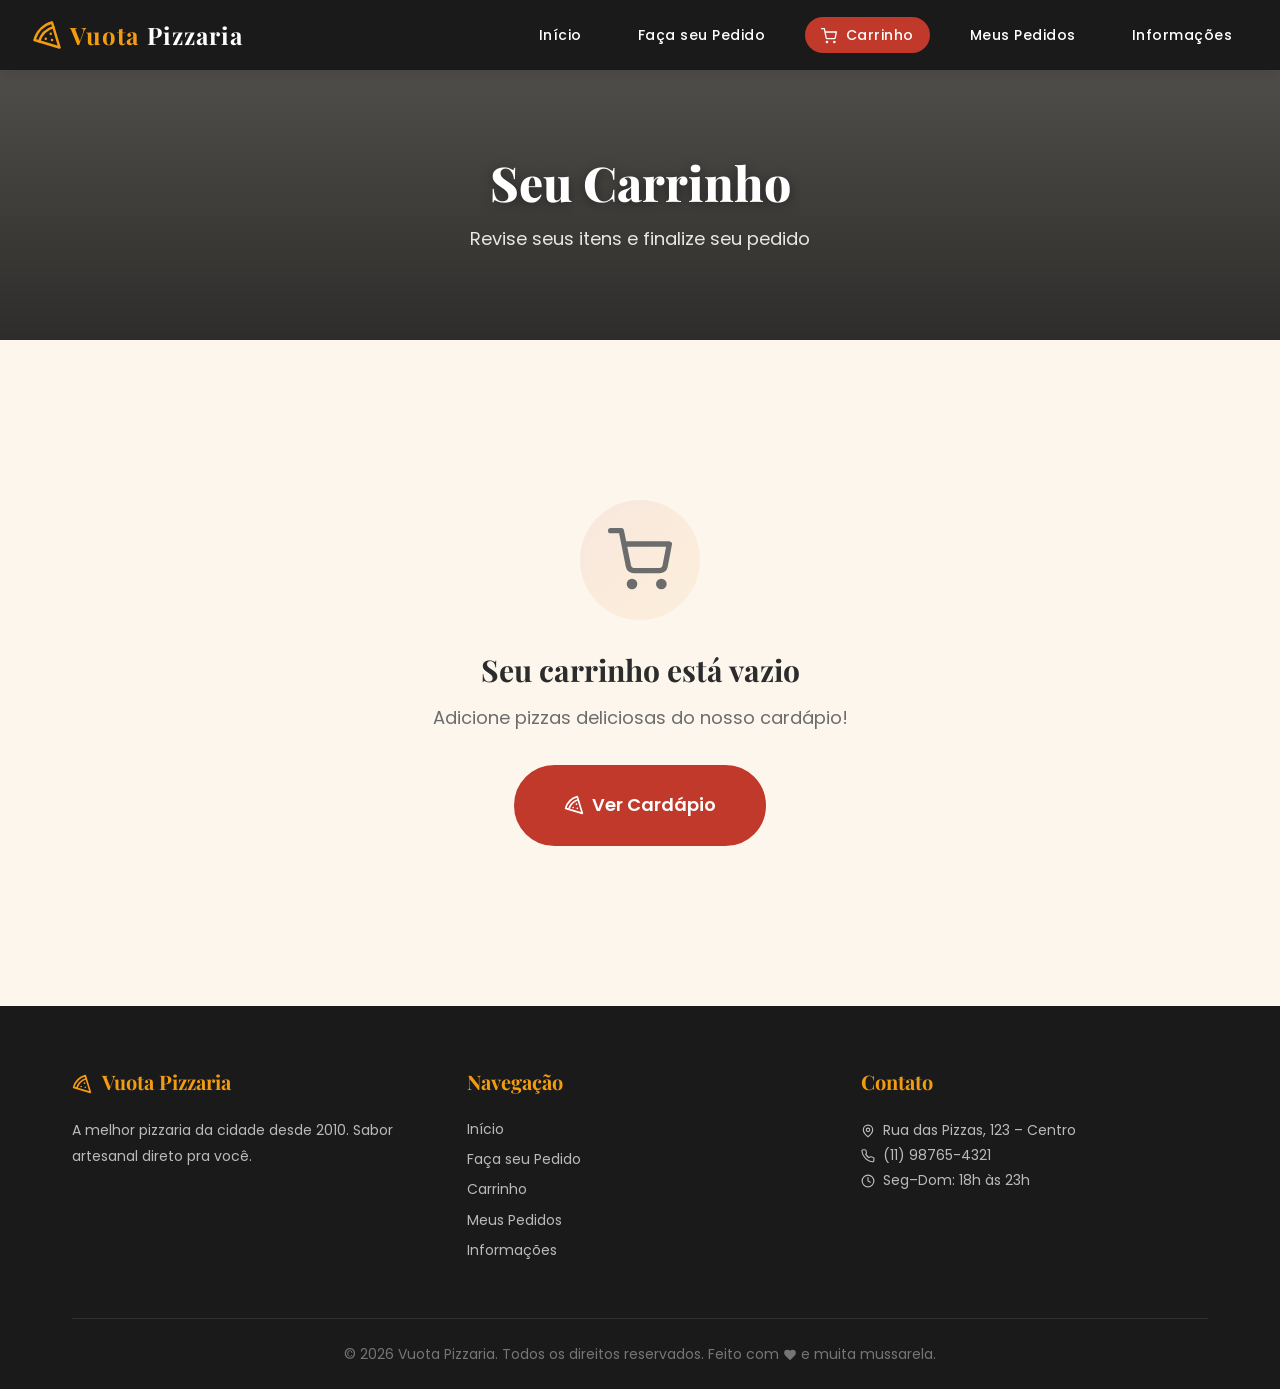
<file: carrinho.html>
<!doctype html>
<html lang="pt-BR">

<head>
  <meta charset="UTF-8" />
  <meta name="viewport" content="width=device-width, initial-scale=1.0" />
  <title>Carrinho – Vuota Pizzaria</title>

  <link rel="preconnect" href="https://fonts.googleapis.com" />
  <link rel="preconnect" href="https://fonts.gstatic.com" crossorigin />
  <link
    href="https://fonts.googleapis.com/css2?family=Playfair+Display:wght@600;700;800&family=Poppins:wght@400;500;600;700&display=swap"
    rel="stylesheet" />

  <link rel="stylesheet" href="styles.css" />
  <link rel="stylesheet" href="css/carrinho.css" />
</head>

<body>

  <!-- NAVBAR -->
  <nav class="navbar" id="navbar">
    <a href="index.html" class="navbar__logo">
      <svg class="navbar__logo-icon" width="30" height="30">
        <use href="icons.svg#icon-pizza" />
      </svg><span>Vuota</span>Pizzaria
    </a>

    <ul class="navbar__menu" id="navMenu">
      <li><a href="index.html" class="navbar__link">Início</a></li>
      <li><a href="cardapio.html" class="navbar__link">Faça seu Pedido</a></li>
      <li>
        <a href="carrinho.html" class="navbar__link active">
          <svg style="display:inline;vertical-align:middle;margin-right:4px" width="16" height="16">
            <use href="icons.svg#icon-shopping-cart" />
          </svg>
          Carrinho
          <span class="cart-badge" id="cartBadge">0</span>
        </a>
      </li>
      <li>
          <a href="./pedidos.html" class="navbar__link"
            >Meus Pedidos
            <span class="cart-badge orders-badge" id="ordersBadge">0</span></a
          >
        </li>
      <li><a href="informacoes.html" class="navbar__link">Informações</a></li>
    </ul>

    <button class="navbar__hamburger" id="hamburger" aria-label="Abrir menu">
      <span></span>
      <span></span>
      <span></span>
    </button>
  </nav>

  <!-- CONTEÚDO PRINCIPAL -->
  <main class="page-wrapper">

    <!-- HERO CARRINHO -->
    <section class="hero-cart">
      <div class="hero-cart__overlay"></div>
      <div class="hero-cart__content">
        <h1 class="hero-cart__title">Seu Carrinho</h1>
        <p class="hero-cart__subtitle">Revise seus itens e finalize seu pedido</p>
      </div>
    </section>

    <!-- CARRINHO -->
    <section class="cart-section">
      <div class="container">

        <!-- ESTADO VAZIO -->
        <div class="cart-empty" id="carrinhoEmpty" style="display:none">
          <div class="cart-empty__icon">
            <svg width="64" height="64">
              <use href="icons.svg#icon-shopping-cart" />
            </svg>
          </div>
          <h2 class="cart-empty__title">Seu carrinho está vazio</h2>
          <p class="cart-empty__text">Adicione pizzas deliciosas do nosso cardápio!</p>
          <a href="cardapio.html" class="btn btn--primary btn--lg">
            <svg width="20" height="20">
              <use href="icons.svg#icon-pizza" />
            </svg>
            Ver Cardápio
          </a>
        </div>

        <!-- CONTEÚDO DO CARRINHO -->
        <div class="carrinho-content" id="carrinhoContent" style="display:none">
          <div class="cart-layout">

            <!-- LISTA DE ITENS -->
            <div class="cart-items">
              <div class="cart-items__header">
                <h2 class="cart-items__title">Itens do Pedido</h2>
                <span class="cart-items__count" id="itemCount">0 itens</span>
              </div>
              <div class="cart-items__list" id="carrinhoList">
                <!-- Itens renderizados via JS -->
              </div>
            </div>

            <!-- SIDEBAR: RESUMO + ENDEREÇO -->
            <aside class="cart-sidebar">

              <!-- ENDEREÇO DE ENTREGA -->
              <div class="cart-address">
                <h3 class="cart-address__title">
                  <svg width="18" height="18">
                    <use href="icons.svg#icon-map-pin" />
                  </svg>
                  Endereço de Entrega
                </h3>
                <div class="form-group">
                  <label class="form-label" for="endRua">Rua</label>
                  <input type="text" id="endRua" class="form-input" placeholder="Ex: Rua das Flores" required />
                </div>
                <div class="cart-address__row">
                  <div class="form-group">
                    <label class="form-label" for="endNumero">Número</label>
                    <input type="text" id="endNumero" class="form-input" placeholder="123A" required />
                  </div>
                  <div class="form-group">
                    <label class="form-label" for="endBairro">Bairro</label>
                    <input type="text" id="endBairro" class="form-input" placeholder="Centro" required />
                  </div>
                </div>
                <div class="form-group">
                  <label class="form-label" for="endCep">CEP</label>
                  <input type="text" id="endCep" class="form-input" placeholder="00000-000" maxlength="9" required />
                </div>
              </div>

              <!-- RESUMO DO PEDIDO -->
              <div class="cart-summary">
                <h3 class="cart-summary__title">Resumo do Pedido</h3>
                <div class="cart-summary__lines" id="summaryLines">
                  <!-- Linhas do resumo via JS -->
                </div>
                <div class="cart-summary__total">
                  <span>Total</span>
                  <span id="summaryTotal">R$ 0,00</span>
                </div>
                <button class="btn btn--primary btn--lg w-full" id="finalizarBtn">
                  Finalizar Pedido
                </button>
                <a href="cardapio.html" class="btn btn--outline w-full mt-md">
                  <svg width="16" height="16">
                    <use href="icons.svg#icon-pizza" />
                  </svg>
                  Continuar Comprando
                </a>
              </div>

            </aside>
          </div>
        </div>

      </div>
    </section>

  </main>

  <!-- FOOTER -->
  <footer class="footer">
    <div class="container">
      <div class="footer__grid">
        <div>
          <h4 class="footer__title">
            <svg style="display:inline;vertical-align:middle;margin-right:6px" width="20" height="20">
              <use href="icons.svg#icon-pizza" />
            </svg>
            Vuota Pizzaria
          </h4>
          <p class="footer__text">A melhor pizzaria da cidade desde 2010. Sabor artesanal direto pra você.</p>
        </div>
        <div>
          <h4 class="footer__title">Navegação</h4>
          <a href="index.html" class="footer__link">Início</a>
          <a href="cardapio.html" class="footer__link">Faça seu Pedido</a>
          <a href="carrinho.html" class="footer__link">Carrinho</a>
          <a href="pedidos.html" class="footer__link">Meus Pedidos</a>
          <a href="informacoes.html" class="footer__link">Informações</a>
        </div>
        <div>
          <h4 class="footer__title">Contato</h4>
          <p class="footer__text">
            <svg style="display:inline;vertical-align:middle;margin-right:4px" width="14" height="14">
              <use href="icons.svg#icon-map-pin" />
            </svg>
            Rua das Pizzas, 123 – Centro<br />
            <svg style="display:inline;vertical-align:middle;margin-right:4px" width="14" height="14">
              <use href="icons.svg#icon-phone" />
            </svg>
            (11) 98765-4321<br />
            <svg style="display:inline;vertical-align:middle;margin-right:4px" width="14" height="14">
              <use href="icons.svg#icon-clock" />
            </svg>
            Seg–Dom: 18h às 23h
          </p>
        </div>
      </div>
      <div class="footer__bottom">
        <p>© 2026 Vuota Pizzaria. Todos os direitos reservados. Feito com
          <svg style="display:inline;vertical-align:middle" width="14" height="14">
            <use href="icons.svg#icon-heart-fill" />
          </svg>
          e muita mussarela.
        </p>
      </div>
    </div>
  </footer>

  <script src="app.js"></script>
  <script src="js/carrinho.js"></script>
</body>

</html>
</file>
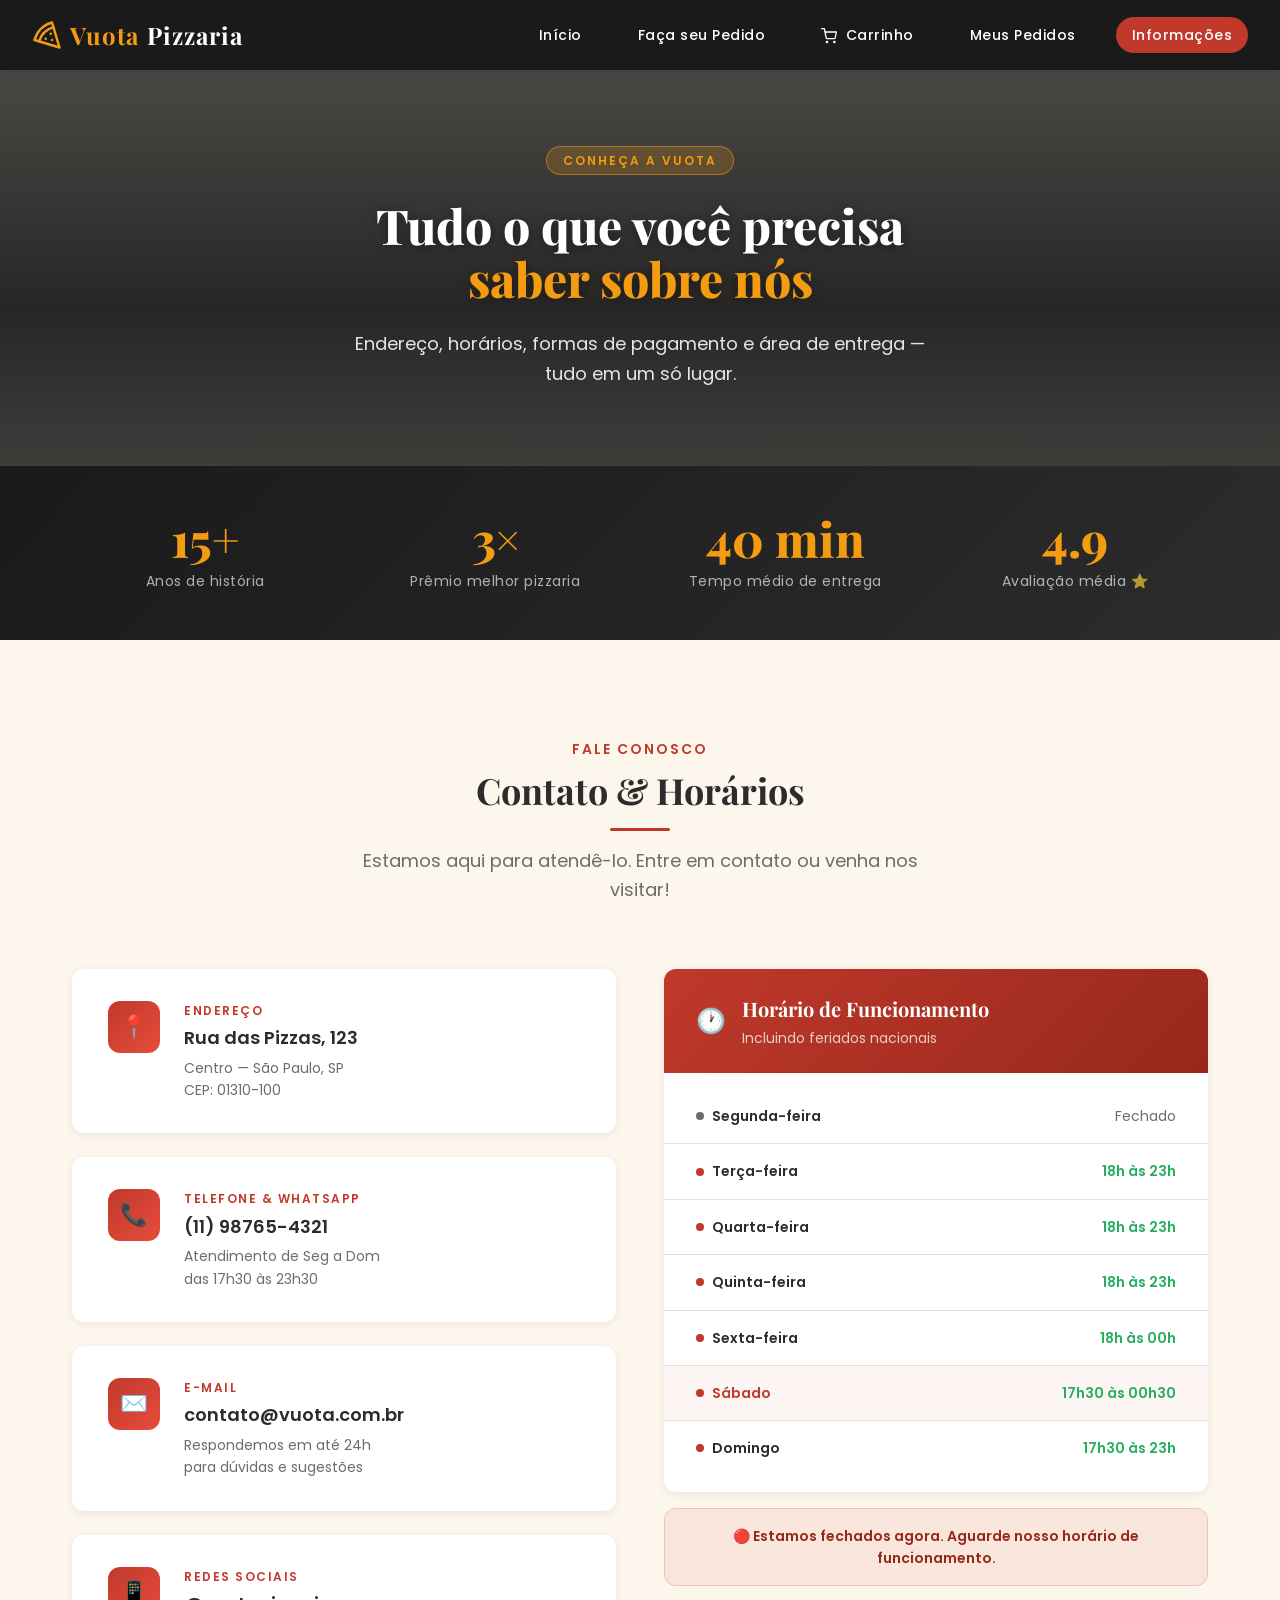
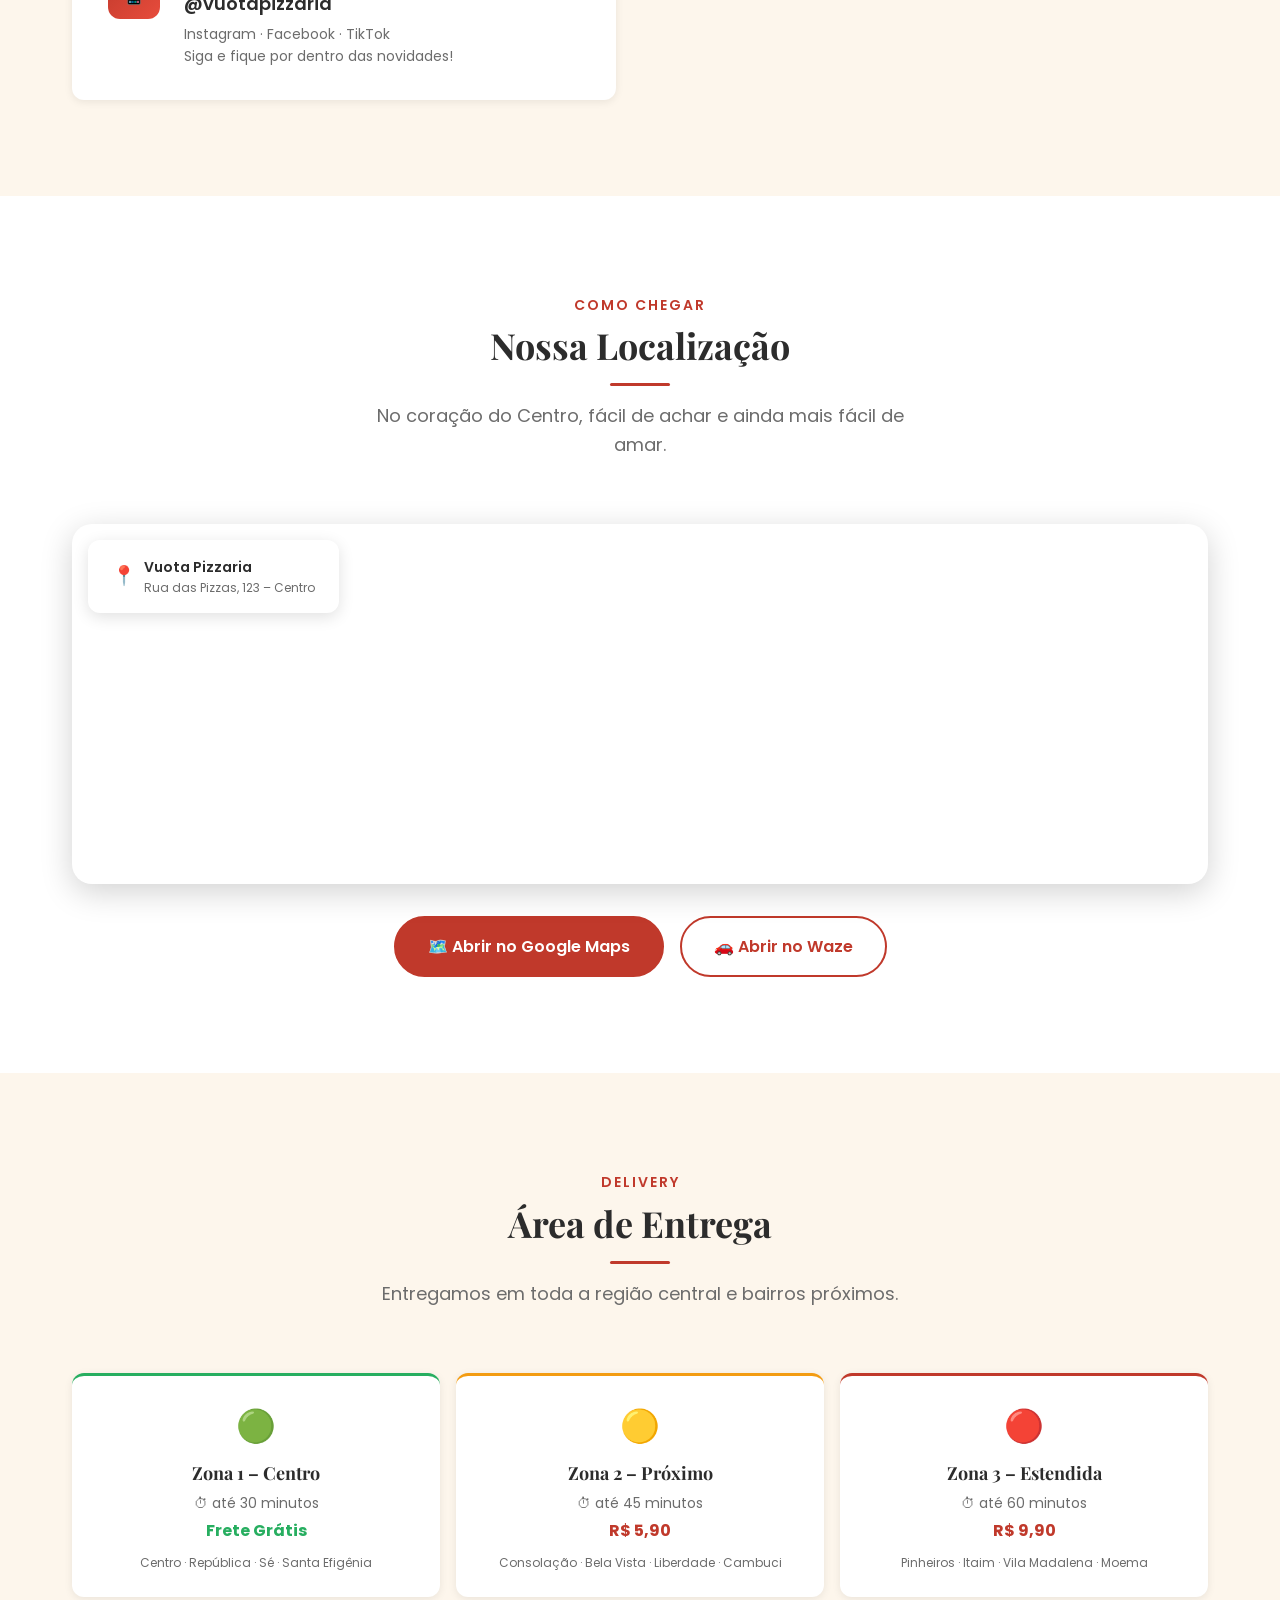
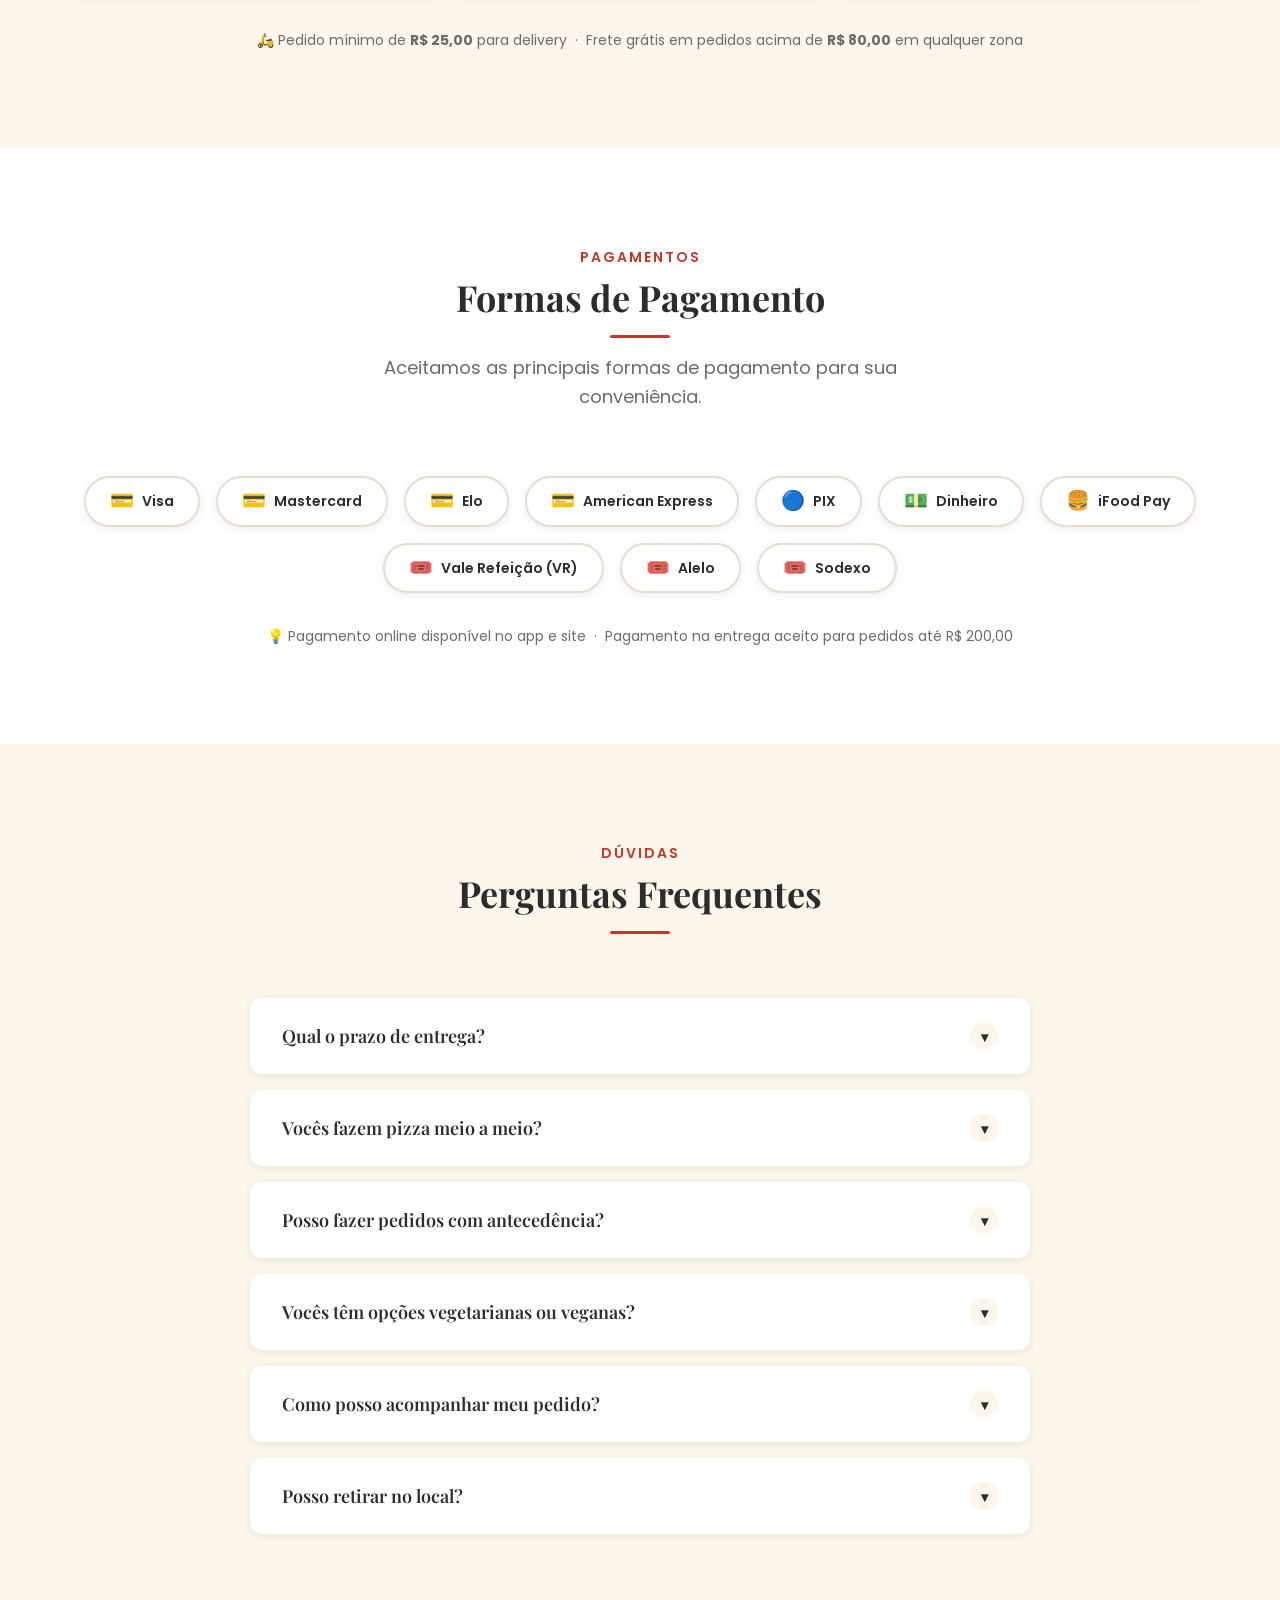
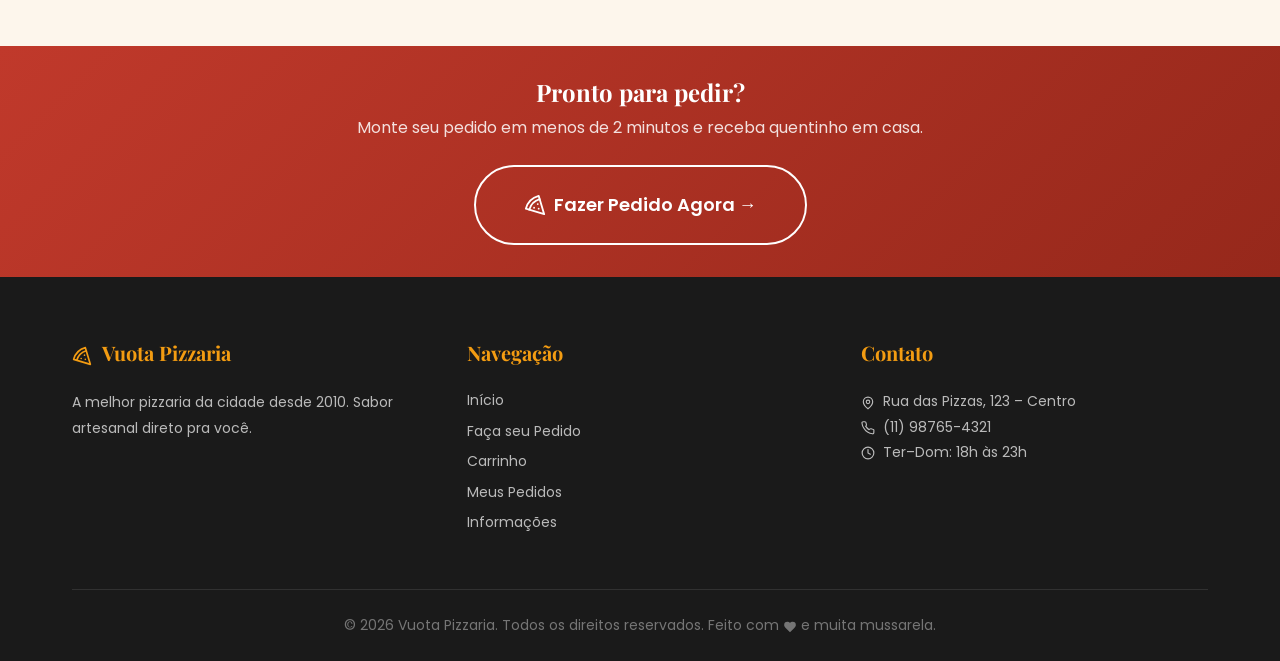
<file: informacoes.html>
<!doctype html>
<html lang="pt-BR">
  <head>
    <meta charset="UTF-8" />
    <meta name="viewport" content="width=device-width, initial-scale=1.0" />
    <title>Informações - Vuota Pizzaria</title>

    <link rel="preconnect" href="https://fonts.googleapis.com" />
    <link rel="preconnect" href="https://fonts.gstatic.com" crossorigin />
    <link
      href="https://fonts.googleapis.com/css2?family=Playfair+Display:wght@600;700;800&family=Poppins:wght@400;500;600;700&display=swap"
      rel="stylesheet"
    />

    <link rel="stylesheet" href="./styles.css" />
    <link rel="stylesheet" href="./css/informacoes.css" />
  </head>
  <body>
    <!-- NAVBAR -->
    <nav class="navbar" id="navbar">
      <a href="./index.html" class="navbar__logo">
        <svg class="navbar__logo-icon" width="30" height="30">
          <use href="./icons.svg#icon-pizza" />
        </svg>
        <span>Vuota</span>Pizzaria
      </a>
      <ul class="navbar__menu" id="navMenu">
        <li><a href="./index.html" class="navbar__link">Início</a></li>
        <li><a href="./cardapio.html" class="navbar__link">Faça seu Pedido</a></li>
        <li>
          <a href="./carrinho.html" class="navbar__link">
            <svg style="display:inline;vertical-align:middle;margin-right:4px" width="16" height="16">
              <use href="./icons.svg#icon-shopping-cart" />
            </svg>
            Carrinho
            <span class="cart-badge" id="cartBadge" style="display:none">0</span>
          </a>
        </li>
        <li>
          <a href="./pedidos.html" class="navbar__link"
            >Meus Pedidos
            <span class="cart-badge orders-badge" id="ordersBadge">0</span></a
          >
        </li>
        <li><a href="./informacoes.html" class="navbar__link">Informações</a></li>
      </ul>
      <button class="navbar__hamburger" id="hamburger" aria-label="Abrir menu">
        <span></span><span></span><span></span>
      </button>
    </nav>

    <main class="page-wrapper">
      <!-- PAGE HERO -->
      <section class="page-hero">
        <div class="page-hero__overlay"></div>
        <div class="page-hero__content">
          <div class="page-hero__eyebrow">Conheça a Vuota</div>
          <h1 class="page-hero__title">
            Tudo o que você precisa<br /><span>saber sobre nós</span>
          </h1>
          <p class="page-hero__subtitle">
            Endereço, horários, formas de pagamento e área de entrega —<br />
            tudo em um só lugar.
          </p>
        </div>
      </section>

      <!-- STATS STRIP -->
      <div class="stats-strip">
        <div class="container">
          <div class="stats-grid">
            <div class="stat-item animate-up">
              <div class="stat-item__number">15+</div>
              <div class="stat-item__label">Anos de história</div>
            </div>
            <div class="stat-item animate-up">
              <div class="stat-item__number">3×</div>
              <div class="stat-item__label">Prêmio melhor pizzaria</div>
            </div>
            <div class="stat-item animate-up">
              <div class="stat-item__number">40 min</div>
              <div class="stat-item__label">Tempo médio de entrega</div>
            </div>
            <div class="stat-item animate-up">
              <div class="stat-item__number">4.9</div>
              <div class="stat-item__label">Avaliação média ⭐</div>
            </div>
          </div>
        </div>
      </div>

      <!-- CONTATO & HORÁRIOS -->
      <section class="section" id="contato">
        <div class="container">
          <div class="section-title animate-up">
            <span class="section-title__eyebrow">Fale conosco</span>
            <h2 class="section-title__heading">Contato & Horários</h2>
            <div class="divider"></div>
            <p class="section-title__subheading">
              Estamos aqui para atendê-lo. Entre em contato ou venha nos
              visitar!
            </p>
          </div>

          <div class="info-grid">
            <!-- Coluna de Contato -->
            <div class="contact-cards animate-up">
              <div class="contact-card">
                <div class="contact-card__icon">📍</div>
                <div class="contact-card__body">
                  <div class="contact-card__label">Endereço</div>
                  <div class="contact-card__value">Rua das Pizzas, 123</div>
                  <div class="contact-card__detail">
                    Centro — São Paulo, SP<br />CEP: 01310-100
                  </div>
                </div>
              </div>

              <div class="contact-card">
                <div class="contact-card__icon">📞</div>
                <div class="contact-card__body">
                  <div class="contact-card__label">Telefone & WhatsApp</div>
                  <div class="contact-card__value">(11) 98765-4321</div>
                  <div class="contact-card__detail">
                    Atendimento de Seg a Dom<br />das 17h30 às 23h30
                  </div>
                </div>
              </div>

              <div class="contact-card">
                <div class="contact-card__icon">✉️</div>
                <div class="contact-card__body">
                  <div class="contact-card__label">E-mail</div>
                  <div class="contact-card__value">contato@vuota.com.br</div>
                  <div class="contact-card__detail">
                    Respondemos em até 24h<br />para dúvidas e sugestões
                  </div>
                </div>
              </div>

              <div class="contact-card">
                <div class="contact-card__icon">📱</div>
                <div class="contact-card__body">
                  <div class="contact-card__label">Redes Sociais</div>
                  <div class="contact-card__value">@vuotapizzaria</div>
                  <div class="contact-card__detail">
                    Instagram · Facebook · TikTok<br />Siga e fique por dentro
                    das novidades!
                  </div>
                </div>
              </div>
            </div>

            <!-- Horários -->
            <div class="animate-up">
              <div class="hours-card">
                <div class="hours-card__header">
                  <span class="hours-card__header-icon">🕐</span>
                  <div>
                    <div class="hours-card__header-title">
                      Horário de Funcionamento
                    </div>
                    <div class="hours-card__header-sub">
                      Incluindo feriados nacionais
                    </div>
                  </div>
                </div>
                <div class="hours-list">
                  <div class="hours-item">
                    <span class="hours-item__day">
                      <span
                        class="hours-item__dot hours-item__dot--closed"
                      ></span>
                      Segunda-feira
                    </span>
                    <span class="hours-item__time">Fechado</span>
                  </div>
                  <div class="hours-item">
                    <span class="hours-item__day">
                      <span class="hours-item__dot"></span>
                      Terça-feira
                    </span>
                    <span class="hours-item__time hours-item__time--open"
                      >18h às 23h</span
                    >
                  </div>
                  <div class="hours-item">
                    <span class="hours-item__day">
                      <span class="hours-item__dot"></span>
                      Quarta-feira
                    </span>
                    <span class="hours-item__time hours-item__time--open"
                      >18h às 23h</span
                    >
                  </div>
                  <div class="hours-item">
                    <span class="hours-item__day">
                      <span class="hours-item__dot"></span>
                      Quinta-feira
                      <span class="hours-badge" style="display: none"
                        >Hoje</span
                      >
                    </span>
                    <span class="hours-item__time hours-item__time--open"
                      >18h às 23h</span
                    >
                  </div>
                  <div class="hours-item">
                    <span class="hours-item__day">
                      <span class="hours-item__dot"></span>
                      Sexta-feira
                    </span>
                    <span class="hours-item__time hours-item__time--open"
                      >18h às 00h</span
                    >
                  </div>
                  <div class="hours-item">
                    <span class="hours-item__day">
                      <span class="hours-item__dot"></span>
                      Sábado
                    </span>
                    <span class="hours-item__time hours-item__time--open"
                      >17h30 às 00h30</span
                    >
                  </div>
                  <div class="hours-item">
                    <span class="hours-item__day">
                      <span class="hours-item__dot"></span>
                      Domingo
                    </span>
                    <span class="hours-item__time hours-item__time--open"
                      >17h30 às 23h</span
                    >
                  </div>
                </div>
              </div>

              <!-- Status atual -->
              <div id="status-banner" class="status-banner"></div>
            </div>
          </div>
        </div>
      </section>

      <!-- MAPA -->
      <section class="section section--alt" id="localizacao">
        <div class="container">
          <div class="section-title animate-up">
            <span class="section-title__eyebrow">Como Chegar</span>
            <h2 class="section-title__heading">Nossa Localização</h2>
            <div class="divider"></div>
            <p class="section-title__subheading">
              No coração do Centro, fácil de achar e ainda mais fácil de amar.
            </p>
          </div>

          <div class="map-wrapper animate-up">
            <iframe
              src="https://www.google.com/maps/embed?pb=!1m18!1m12!1m3!1d3657.1!2d-46.6543!3d-23.5505!2m3!1f0!2f0!3f0!3m2!1i1024!2i768!4f13.1!3m3!1m2!1s0x0%3A0x0!2zMjPCsDMzJzAxLjgiUyA0NsKwMzknMTUuNSJX!5e0!3m2!1spt-BR!2sbr!4v1234567890"
              allowfullscreen=""
              loading="lazy"
              referrerpolicy="no-referrer-when-downgrade"
              title="Localização da Vuota Pizzaria"
            >
            </iframe>
            <div class="map-overlay-badge">
              <span class="map-overlay-badge__icon">📍</span>
              <div>
                <div class="map-overlay-badge__text">Vuota Pizzaria</div>
                <div class="map-overlay-badge__sub">
                  Rua das Pizzas, 123 – Centro
                </div>
              </div>
            </div>
          </div>

          <div class="map-actions">
            <a
              href="https://maps.google.com/?q=Rua+das+Pizzas+123+Centro+São+Paulo"
              target="_blank"
              class="btn btn--primary"
            >
              🗺️ Abrir no Google Maps
            </a>
            <a
              href="https://waze.com/ul?q=Rua+das+Pizzas+123+São+Paulo"
              target="_blank"
              class="btn btn--outline"
            >
              🚗 Abrir no Waze
            </a>
          </div>
        </div>
      </section>

      <!-- ÁREA DE ENTREGA -->
      <section class="section" id="entrega">
        <div class="container">
          <div class="section-title animate-up">
            <span class="section-title__eyebrow">Delivery</span>
            <h2 class="section-title__heading">Área de Entrega</h2>
            <div class="divider"></div>
            <p class="section-title__subheading">
              Entregamos em toda a região central e bairros próximos.
            </p>
          </div>

          <div class="delivery-grid animate-up">
            <div class="delivery-zone delivery-zone--green">
              <div class="delivery-zone__icon">🟢</div>
              <div class="delivery-zone__name">Zona 1 – Centro</div>
              <div class="delivery-zone__time">⏱ até 30 minutos</div>
              <div class="delivery-zone__fee delivery-zone__fee--free">
                Frete Grátis
              </div>
              <div class="delivery-zone__neighborhoods">
                Centro · República · Sé · Santa Efigênia
              </div>
            </div>

            <div class="delivery-zone delivery-zone--yellow">
              <div class="delivery-zone__icon">🟡</div>
              <div class="delivery-zone__name">Zona 2 – Próximo</div>
              <div class="delivery-zone__time">⏱ até 45 minutos</div>
              <div class="delivery-zone__fee">R$ 5,90</div>
              <div class="delivery-zone__neighborhoods">
                Consolação · Bela Vista · Liberdade · Cambuci
              </div>
            </div>

            <div class="delivery-zone delivery-zone--red">
              <div class="delivery-zone__icon">🔴</div>
              <div class="delivery-zone__name">Zona 3 – Estendida</div>
              <div class="delivery-zone__time">⏱ até 60 minutos</div>
              <div class="delivery-zone__fee">R$ 9,90</div>
              <div class="delivery-zone__neighborhoods">
                Pinheiros · Itaim · Vila Madalena · Moema
              </div>
            </div>
          </div>

          <p class="delivery-note">
            🛵 Pedido mínimo de <strong>R$ 25,00</strong> para delivery
            &nbsp;·&nbsp; Frete grátis em pedidos acima de
            <strong>R$ 80,00</strong> em qualquer zona
          </p>
        </div>
      </section>

      <!-- PAGAMENTOS -->
      <section class="section section--alt" id="pagamento">
        <div class="container">
          <div class="section-title animate-up">
            <span class="section-title__eyebrow">Pagamentos</span>
            <h2 class="section-title__heading">Formas de Pagamento</h2>
            <div class="divider"></div>
            <p class="section-title__subheading">
              Aceitamos as principais formas de pagamento para sua conveniência.
            </p>
          </div>

          <div class="payment-methods animate-up">
            <div class="payment-pill">
              <span class="payment-pill__icon">💳</span> Visa
            </div>
            <div class="payment-pill">
              <span class="payment-pill__icon">💳</span> Mastercard
            </div>
            <div class="payment-pill">
              <span class="payment-pill__icon">💳</span> Elo
            </div>
            <div class="payment-pill">
              <span class="payment-pill__icon">💳</span> American Express
            </div>
            <div class="payment-pill">
              <span class="payment-pill__icon">🔵</span> PIX
            </div>
            <div class="payment-pill">
              <span class="payment-pill__icon">💵</span> Dinheiro
            </div>
            <div class="payment-pill">
              <span class="payment-pill__icon">🍔</span> iFood Pay
            </div>
            <div class="payment-pill">
              <span class="payment-pill__icon">🎟️</span> Vale Refeição (VR)
            </div>
            <div class="payment-pill">
              <span class="payment-pill__icon">🎟️</span> Alelo
            </div>
            <div class="payment-pill">
              <span class="payment-pill__icon">🎟️</span> Sodexo
            </div>
          </div>

          <p class="payment-note">
            💡 Pagamento online disponível no app e site &nbsp;·&nbsp; Pagamento
            na entrega aceito para pedidos até R$ 200,00
          </p>
        </div>
      </section>

      <!-- FAQ -->
      <section class="section" id="faq">
        <div class="container">
          <div class="section-title animate-up">
            <span class="section-title__eyebrow">Dúvidas</span>
            <h2 class="section-title__heading">Perguntas Frequentes</h2>
            <div class="divider"></div>
          </div>

          <div class="faq-list animate-up">
            <div class="faq-item">
              <button class="faq-question" data-faq="0">
                Qual o prazo de entrega?
                <span class="faq-chevron">▾</span>
              </button>
              <div class="faq-answer" data-faq-answer="0">
                Nosso tempo médio de entrega é de 35 a 45 minutos dependendo da
                sua localização. Garantimos que sua pizza chegue quentinha —
                caso ultrapasse 60 minutos, você recebe um desconto de 20% no
                próximo pedido automaticamente.
              </div>
            </div>

            <div class="faq-item">
              <button class="faq-question" data-faq="1">
                Vocês fazem pizza meio a meio?
                <span class="faq-chevron">▾</span>
              </button>
              <div class="faq-answer" data-faq-answer="1">
                Sim! Todas as nossas pizzas podem ser feitas meio a meio. No
                cardápio online, basta selecionar "Metade & Metade" e escolher
                dois sabores diferentes. O preço final é calculado com base no
                sabor de maior valor.
              </div>
            </div>

            <div class="faq-item">
              <button class="faq-question" data-faq="2">
                Posso fazer pedidos com antecedência?
                <span class="faq-chevron">▾</span>
              </button>
              <div class="faq-answer" data-faq-answer="2">
                Sim! Aceitamos pedidos agendados com até 2 horas de
                antecedência. Para eventos e grupos acima de 10 pizzas, entre em
                contato direto pelo WhatsApp (11) 98765-4321 para agendar com
                mais tempo e garantir disponibilidade.
              </div>
            </div>

            <div class="faq-item">
              <button class="faq-question" data-faq="3">
                Vocês têm opções vegetarianas ou veganas?
                <span class="faq-chevron">▾</span>
              </button>
              <div class="faq-answer" data-faq-answer="3">
                Com certeza! Temos diversas opções vegetarianas no cardápio,
                como Margherita, Cogumelos, Abobrinha com Ricota e mais. Para
                veganos, oferecemos a base de molho de tomate com legumes
                grelhados — o queijo pode ser substituído por queijo vegano sob
                consulta.
              </div>
            </div>

            <div class="faq-item">
              <button class="faq-question" data-faq="4">
                Como posso acompanhar meu pedido?
                <span class="faq-chevron">▾</span>
              </button>
              <div class="faq-answer" data-faq-answer="4">
                Após confirmar seu pedido, você pode acompanhar o status em
                tempo real na seção "Meus Pedidos" do nosso site. Também
                enviamos atualizações via WhatsApp em cada etapa: confirmação,
                preparo, saiu para entrega e entregue.
              </div>
            </div>

            <div class="faq-item">
              <button class="faq-question" data-faq="5">
                Posso retirar no local?
                <span class="faq-chevron">▾</span>
              </button>
              <div class="faq-answer" data-faq-answer="5">
                Sim, aceitamos retirada no balcão! Basta selecionar a opção
                "Retirar no Local" ao finalizar seu pedido. Você recebe uma
                notificação quando sua pizza estiver pronta — geralmente em 20 a
                25 minutos.
              </div>
            </div>
          </div>
        </div>
      </section>

      <!-- CTA BANNER -->
      <section class="cta-banner">
        <div class="container">
          <h2 class="cta-banner__title">Pronto para pedir?</h2>
          <p class="cta-banner__text">
            Monte seu pedido em menos de 2 minutos e receba quentinho em casa.
          </p>
          <a href="cardapio.html" class="btn btn--outline-white btn--lg">
            <svg width="22" height="22">
              <use href="../../icons.svg#icon-pizza" />
            </svg>
            Fazer Pedido Agora →
          </a>
        </div>
      </section>
    </main>

    <!-- FOOTER -->
    <footer class="footer">
      <div class="container">
        <div class="footer__grid">
          <div>
            <h4 class="footer__title">
              <svg
                style="
                  display: inline;
                  vertical-align: middle;
                  margin-right: 6px;
                "
                width="20"
                height="20"
              >
                <use href="../../icons.svg#icon-pizza" />
              </svg>
              Vuota Pizzaria
            </h4>
            <p class="footer__text">
              A melhor pizzaria da cidade desde 2010. Sabor artesanal direto pra
              você.
            </p>
          </div>
          <div>
            <h4 class="footer__title">Navegação</h4>
            <a href="index.html" class="footer__link">Início</a>
            <a href="cardapio.html" class="footer__link">Faça seu Pedido</a>
            <a href="carrinho.html" class="footer__link">Carrinho</a>
            <a href="pedidos.html" class="footer__link">Meus Pedidos</a>
            <a href="informacoes.html" class="footer__link">Informações</a>
          </div>
          <div>
            <h4 class="footer__title">Contato</h4>
            <p class="footer__text">
              <svg
                style="
                  display: inline;
                  vertical-align: middle;
                  margin-right: 4px;
                "
                width="14"
                height="14"
              >
                <use href="../../icons.svg#icon-map-pin" />
              </svg>
              Rua das Pizzas, 123 – Centro<br />
              <svg
                style="
                  display: inline;
                  vertical-align: middle;
                  margin-right: 4px;
                "
                width="14"
                height="14"
              >
                <use href="../../icons.svg#icon-phone" />
              </svg>

              (11) 98765-4321<br />
              <svg
                style="
                  display: inline;
                  vertical-align: middle;
                  margin-right: 4px;
                "
                width="14"
                height="14"
              >
                <use href="../../icons.svg#icon-clock" />
              </svg>
              Ter–Dom: 18h às 23h
            </p>
          </div>
        </div>
        <div class="footer__bottom">
          <p>
            © 2026 Vuota Pizzaria. Todos os direitos reservados. Feito com
            <svg
              style="display: inline; vertical-align: middle"
              width="14"
              height="14"
            >
              <use href="../../icons.svg#icon-heart-fill" />
            </svg>
            e muita mussarela.
          </p>
        </div>
      </div>
    </footer>

    <script src="./app.js"></script>
    <script src="./js/informacoes.js"></script>
  </body>
</html>
</file>
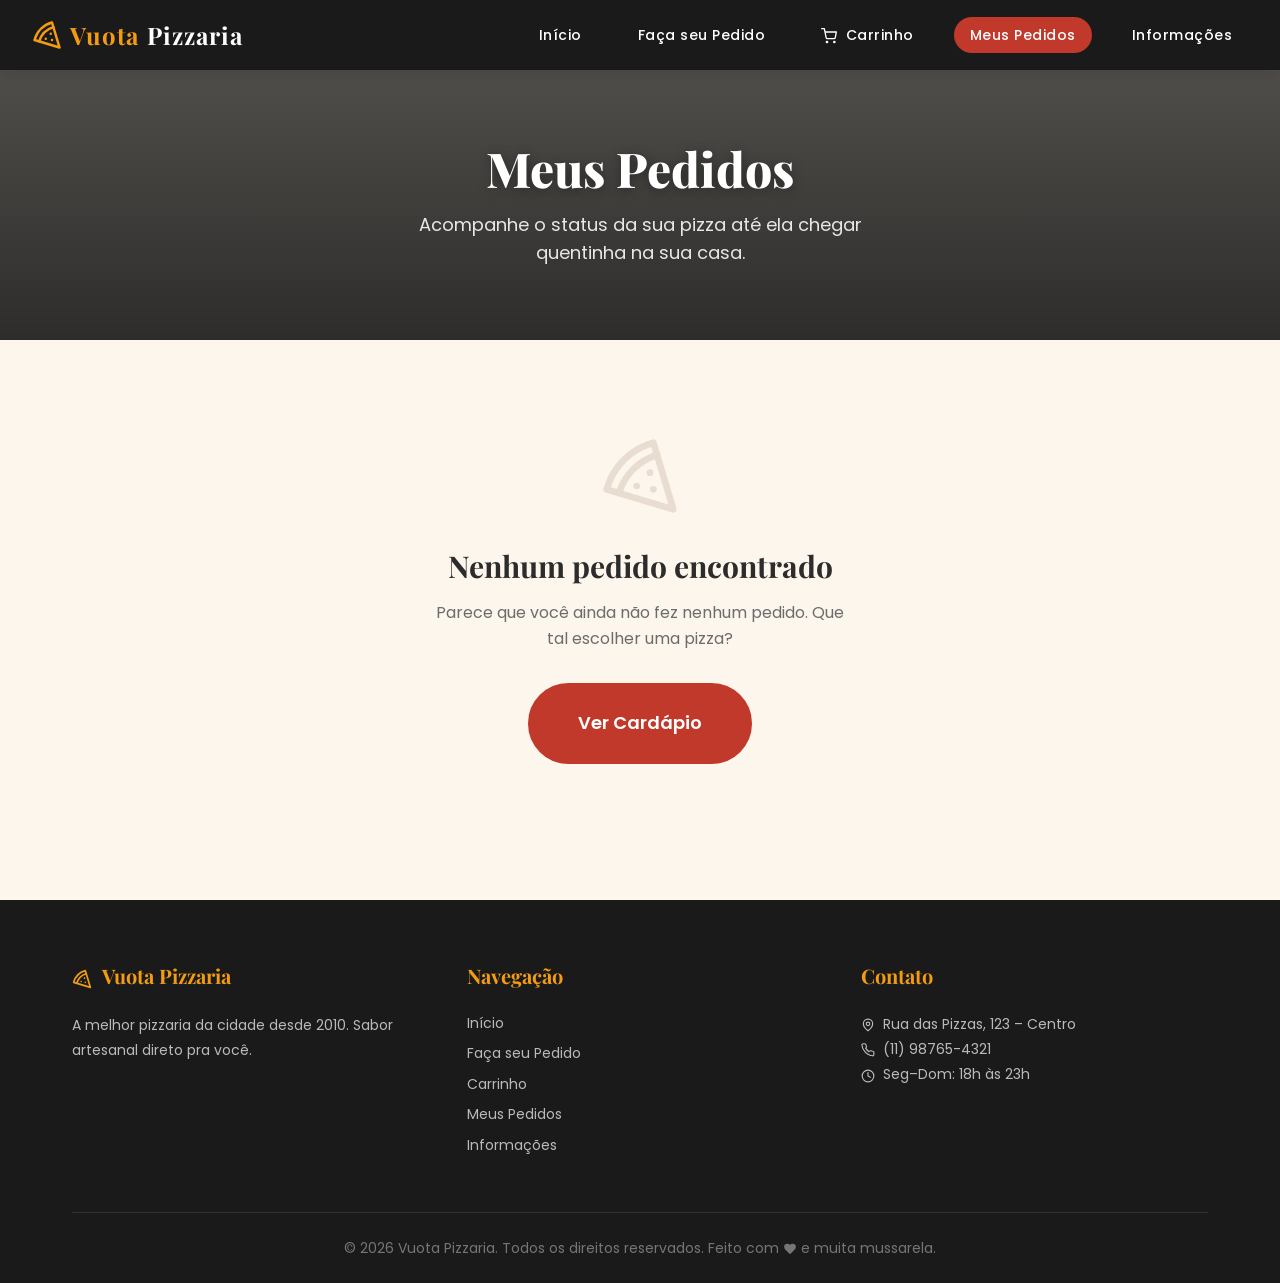
<file: pedidos.html>
<!doctype html>
<html lang="pt-BR">
  <head>
    <meta charset="UTF-8" />
    <meta name="viewport" content="width=device-width, initial-scale=1.0" />
    <title>Confirmação do Pedido | Vuota Pizzaria</title>

    <link rel="preconnect" href="https://fonts.googleapis.com" />
    <link rel="preconnect" href="https://fonts.gstatic.com" crossorigin />
    <link
      href="https://fonts.googleapis.com/css2?family=Playfair+Display:wght@600;700;800&family=Poppins:wght@400;500;600;700&display=swap"
      rel="stylesheet"
    />
    <!-- <link rel="icon" href="icons.svg#icon-pizza" /> Verificar icon depois -->
    <link rel="stylesheet" href="styles.css" />
    <link rel="stylesheet" href="css/pedidos.css" />
  </head>

  <body>
    <!-- NAVBAR -->
    <nav class="navbar" id="navbar">
      <a href="index.html" class="navbar__logo">
        <svg class="navbar__logo-icon" width="30" height="30">
          <use href="icons.svg#icon-pizza" />
        </svg>
        <span>Vuota</span>Pizzaria
      </a>

      <ul class="navbar__menu" id="navMenu">
        <li><a href="index.html" class="navbar__link">Início</a></li>
        <li>
          <a href="cardapio.html" class="navbar__link">Faça seu Pedido</a>
        </li>
        <li>
          <a href="carrinho.html" class="navbar__link active">
            <svg
              style="display: inline; vertical-align: middle; margin-right: 4px"
              width="16"
              height="16"
            >
              <use href="icons.svg#icon-shopping-cart" />
            </svg>
            Carrinho
            <span class="cart-badge" id="cartBadge">0</span>
          </a>
        </li>
        <li>
          <a href="pedidos.html" class="navbar__link">
            Meus Pedidos
            <span class="cart-badge orders-badge" id="ordersBadge">0</span>
          </a>
        </li>
        <li><a href="informacoes.html" class="navbar__link">Informações</a></li>
      </ul>

      <button class="navbar__hamburger" id="hamburger" aria-label="Abrir menu">
        <span></span>
        <span></span>
        <span></span>
      </button>
    </nav>

    <!-- CONTEÚDO PRINCIPAL -->
    <main class="page-wrapper page-wrapper--confirmation">
      <!-- HERO MEUS PEDIDOS -->
      <section class="hero-confirmation">
        <div class="hero-confirmation__overlay"></div>
        <div class="hero-confirmation__content">
          <h1 class="hero-confirmation__title">Meus Pedidos</h1>
          <p class="hero-confirmation__subtitle">
            Acompanhe o status da sua pizza até ela chegar quentinha na sua
            casa.
          </p>
        </div>
      </section>

      <!-- SEÇÃO 1: CONFIRMAÇÃO DO PEDIDO -->
      <section
        class="confirmation section"
        aria-labelledby="confirmation-title"
      >
        <div class="container confirmation__container">
          <div class="confirmation__header">
            <!-- <div class="confirmation__icon" aria-hidden="true"></div> -->
            <svg class="confirmation__icon" width="85" height="85">
              <use href="icons.svg#icon-circle-check" />
            </svg>
            <h1 class="confirmation__title" id="confirmation-title">
              Pedido Confirmado!
            </h1>
            <p class="confirmation__number" id="orderNumber">Pedido #—</p>
            <div
              id="otherOrdersContainer"
              style="display: none; margin-top: var(--space-md)"
            >
              <select
                id="orderSelect"
                style="
                  padding: 8px 12px;
                  border-radius: var(--radius-md);
                  border: 2px solid var(--color-border);
                  font-family: var(--font-body);
                  font-size: var(--text-sm);
                  font-weight: 600;
                  color: var(--color-text);
                  cursor: pointer;
                  background-color: var(--color-bg);
                "
              >
                <option value="">Ver outro pedido</option>
              </select>
            </div>
          </div>

          <div class="card confirmation__card">
            <ul class="confirmation__list" id="listItems">
              <li class="confirmation__item"></li>
            </ul>
            <div class="confirmation__total">
              <span>Total</span>
              <span class="confirmation__total-price" id="orderTotal"
                >R$ —</span
              >
            </div>
          </div>

          <div class="card confirmation__address">
            <svg
              class="confirmation__address-icon"
              aria-hidden="true"
              width="18"
              height="18"
            >
              <use href="icons.svg#icon-map-pin" />
            </svg>
            <div>
              <h3 class="confirmation__address-title">Entregar em</h3>
              <p class="confirmation__address-text" id="deliveryAddress">—</p>
            </div>
          </div>

          <p class="confirmation__notice">
            Obrigado por escolher a Vuota Pizzaria! Seu pedido está sendo
            preparado com carinho. A previsão de entrega é até as
            <strong id="deliveryForecast">—</strong>. Caso a entrega ultrapasse
            40 minutos, você tem direito a um desconto, é só avisar!
          </p>

          <div class="confirmation__actions">
            <a href="cardapio.html" class="btn btn--primary">
              <svg aria-hidden="true" width="18" height="18">
                <use href="icons.svg#icon-pizza" />
              </svg>
              Fazer Novo Pedido
            </a>
            <button
              class="btn btn--outline"
              id="btnConfirmDelivery"
              type="button"
            >
              ✓ Confirmar Entrega
            </button>
          </div>
        </div>
      </section>

      <!-- SEÇÃO 2: ACOMPANHAMENTO DOS PEDIDOS DO DIA -->
      <section class="tracking section" aria-labelledby="tracking-title">
        <div class="container">
          <div class="section-title">
            <h2 class="section-title__heading" id="tracking-title">
              Acompanhe os pedidos do dia
            </h2>
            <div class="divider"></div>
            <p class="section-title__subheading">
              Veja em tempo real onde está o seu pedido e os demais da fila.
            </p>
          </div>

          <div class="tracking__columns">
            <div class="tracking__column tracking__column--delivered">
              <h3 class="tracking__column-title">
                <span class="tracking__column-dot" aria-hidden="true"></span>
                Entregues
              </h3>
              <ul class="tracking__list">
                <li class="tracking__number">01</li>
                <li class="tracking__number">02</li>
                <li class="tracking__number">03</li>
                <li class="tracking__number">04</li>
                <li class="tracking__number">05</li>
              </ul>
            </div>

            <div class="tracking__column tracking__column--underway">
              <h3 class="tracking__column-title">
                <span class="tracking__column-dot" aria-hidden="true"></span>
                A Caminho
              </h3>
              <ul class="tracking__list">
                <li class="tracking__number">06</li>
                <li class="tracking__number">07</li>
                <li class="tracking__number">08</li>
              </ul>
            </div>

            <div class="tracking__column tracking__column--preparing">
              <h3 class="tracking__column-title">
                <span class="tracking__column-dot" aria-hidden="true"></span>
                Preparando
              </h3>
              <ul class="tracking__list">
                <li class="tracking__number">09</li>
                <li class="tracking__number">10</li>
              </ul>
            </div>
          </div>
        </div>
      </section>

      <!-- SEÇÃO: SEM PEDIDOS -->
      <section
        class="empty-state section"
        id="emptyState"
        aria-labelledby="empty-state-title"
      >
        <div class="container empty-state__container">
          <svg
            class="empty-state__icon"
            aria-hidden="true"
            width="80"
            height="80"
          >
            <use href="icons.svg#icon-pizza" />
          </svg>
          <h1 class="empty-state__title" id="empty-state-title">
            Nenhum pedido encontrado
          </h1>
          <p class="empty-state__text">
            Parece que você ainda não fez nenhum pedido. Que tal escolher uma
            pizza?
          </p>
          <a href="cardapio.html" class="btn btn--primary btn--lg">
            Ver Cardápio
          </a>
        </div>
      </section>
    </main>

    <!-- FOOTER -->
    <footer class="footer">
      <div class="container">
        <div class="footer__grid">
          <div>
            <h4 class="footer__title">
              <svg
                style="
                  display: inline;
                  vertical-align: middle;
                  margin-right: 6px;
                "
                width="20"
                height="20"
              >
                <use href="icons.svg#icon-pizza" />
              </svg>
              Vuota Pizzaria
            </h4>
            <p class="footer__text">
              A melhor pizzaria da cidade desde 2010. Sabor artesanal direto pra
              você.
            </p>
          </div>
          <div>
            <h4 class="footer__title">Navegação</h4>
            <a href="index.html" class="footer__link">Início</a>
            <a href="cardapio.html" class="footer__link">Faça seu Pedido</a>
            <a href="carrinho.html" class="footer__link">Carrinho</a>
            <a href="pedidos.html" class="footer__link">Meus Pedidos</a>
            <a href="informacoes.html" class="footer__link">Informações</a>
          </div>
          <div>
            <h4 class="footer__title">Contato</h4>
            <p class="footer__text">
              <svg
                style="
                  display: inline;
                  vertical-align: middle;
                  margin-right: 4px;
                "
                width="14"
                height="14"
              >
                <use href="icons.svg#icon-map-pin" />
              </svg>
              Rua das Pizzas, 123 – Centro<br />
              <svg
                style="
                  display: inline;
                  vertical-align: middle;
                  margin-right: 4px;
                "
                width="14"
                height="14"
              >
                <use href="icons.svg#icon-phone" />
              </svg>
              (11) 98765-4321<br />
              <svg
                style="
                  display: inline;
                  vertical-align: middle;
                  margin-right: 4px;
                "
                width="14"
                height="14"
              >
                <use href="icons.svg#icon-clock" />
              </svg>
              Seg–Dom: 18h às 23h
            </p>
          </div>
        </div>
        <div class="footer__bottom">
          <p>
            © 2026 Vuota Pizzaria. Todos os direitos reservados. Feito com
            <svg
              style="display: inline; vertical-align: middle"
              width="14"
              height="14"
            >
              <use href="icons.svg#icon-heart-fill" />
            </svg>
            e muita mussarela.
          </p>
        </div>
      </div>
    </footer>

    <script src="app.js"></script>
    <script src="js/pedidos.js"></script>
  </body>
</html>
</file>
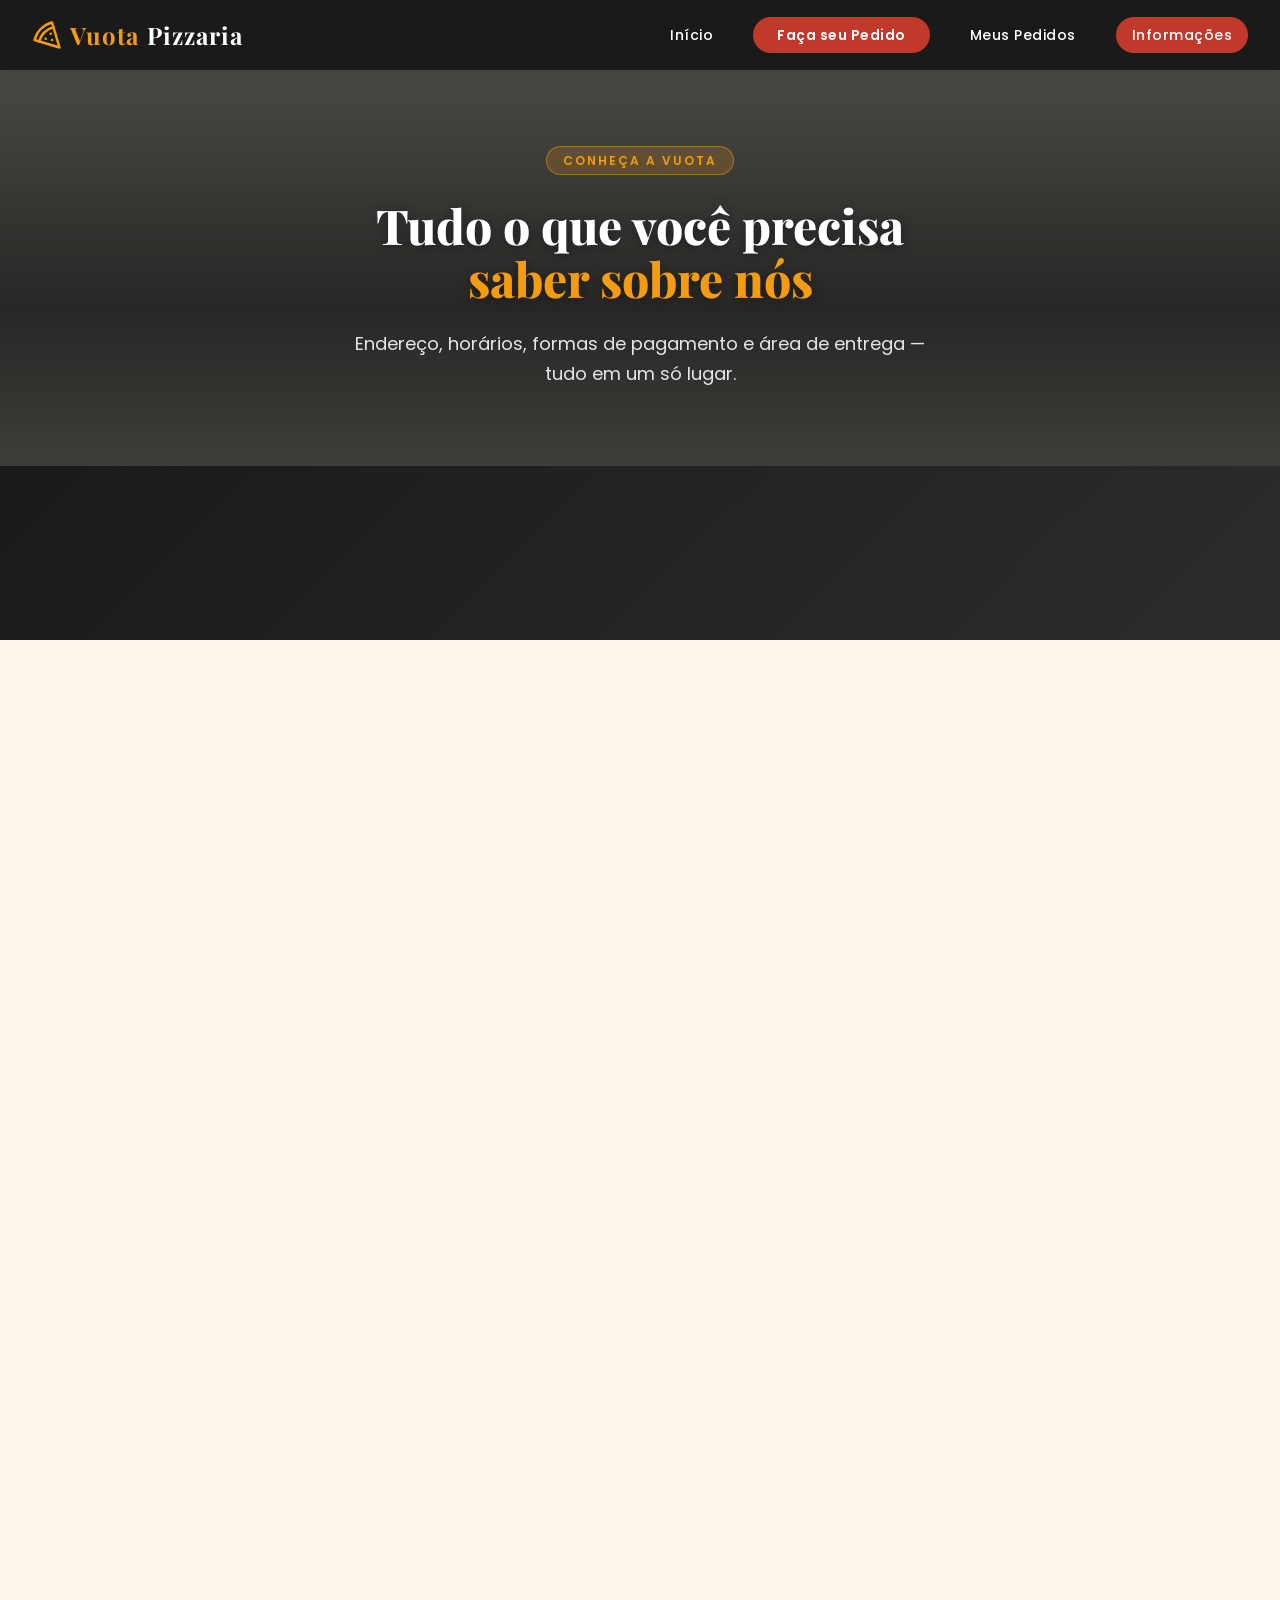
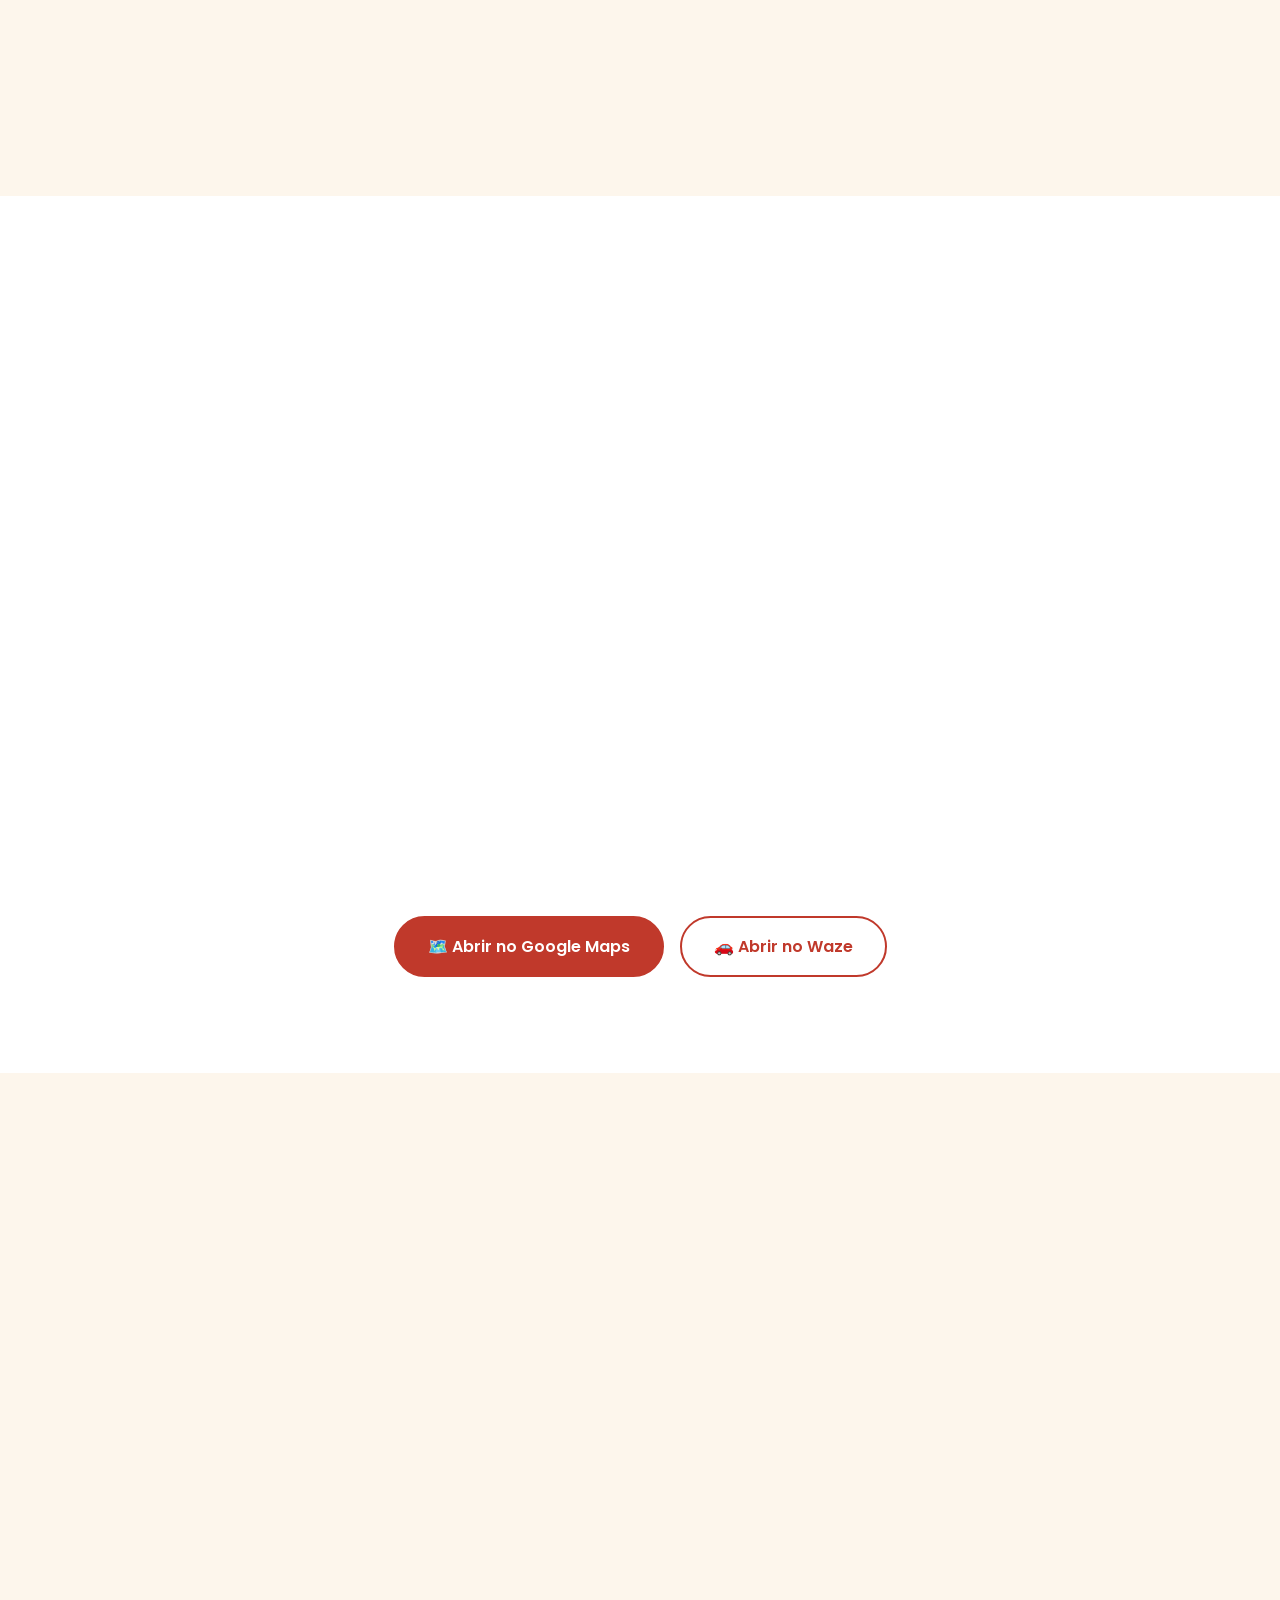
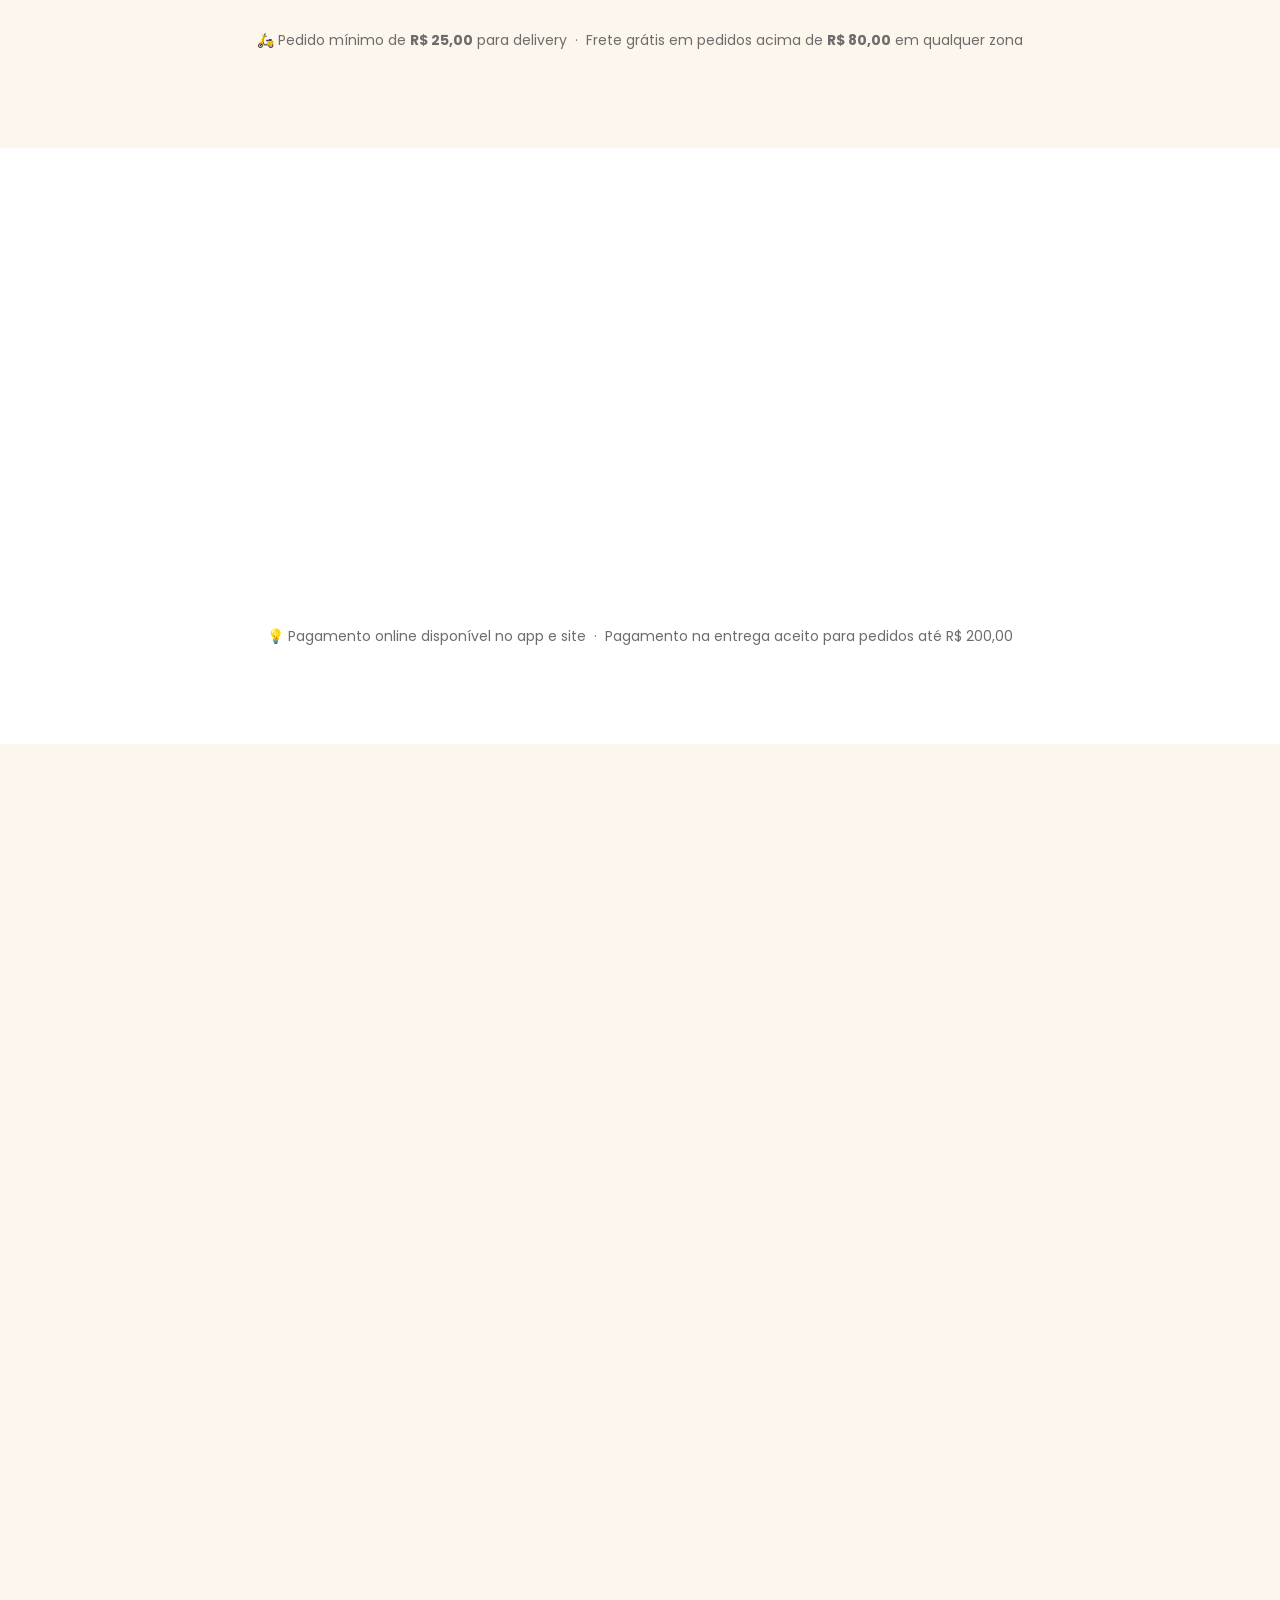
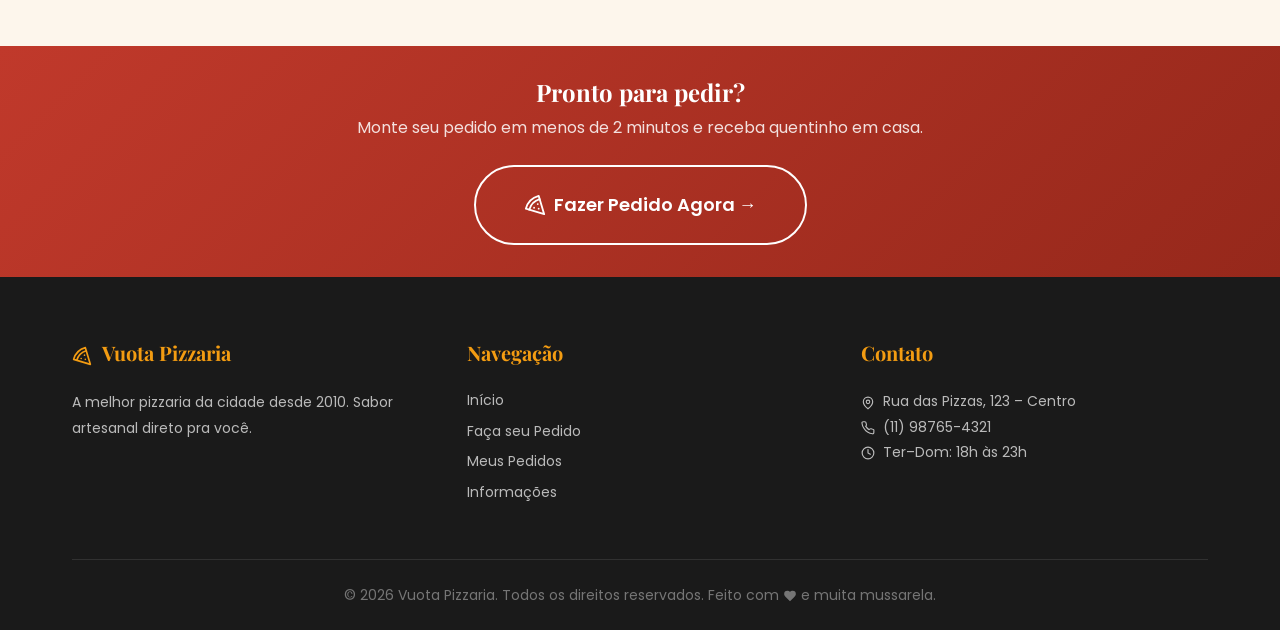
<file: pages/Info/informacoes.html>
<!doctype html>
<html lang="pt-BR">
  <head>
    <meta charset="UTF-8" />
    <meta name="viewport" content="width=device-width, initial-scale=1.0" />
    <title>Informações - Vuota Pizzaria</title>

    <link rel="preconnect" href="https://fonts.googleapis.com" />
    <link rel="preconnect" href="https://fonts.gstatic.com" crossorigin />
    <link
      href="https://fonts.googleapis.com/css2?family=Playfair+Display:wght@600;700;800&family=Poppins:wght@400;500;600;700&display=swap"
      rel="stylesheet"
    />

    <link rel="stylesheet" href="../../styles.css" />
    <link rel="stylesheet" href="informacoes.css" />
  </head>
  <body>
    <!-- NAVBAR -->
    <nav class="navbar" id="navbar">
      <a href="../../index.html" class="navbar__logo">
        <svg class="navbar__logo-icon" width="30" height="30">
          <use href="../../icons.svg#icon-pizza" />
        </svg>
        <span>Vuota</span>Pizzaria
      </a>
      <ul class="navbar__menu" id="navMenu">
        <li><a href="../../index.html" class="navbar__link">Início</a></li>
        <li>
          <a href="../../cardapio.html" class="navbar__link navbar__link--cta"
            >Faça seu Pedido</a
          >
        </li>
        <li><a href="../pedidos.html" class="navbar__link">Meus Pedidos</a></li>
        <li>
          <a href="informacoes.html" class="navbar__link active">Informações</a>
        </li>
      </ul>
      <button class="navbar__hamburger" id="hamburger" aria-label="Abrir menu">
        <span></span><span></span><span></span>
      </button>
    </nav>

    <main class="page-wrapper">
      <!-- PAGE HERO -->
      <section class="page-hero">
        <div class="page-hero__overlay"></div>
        <div class="page-hero__content">
          <div class="page-hero__eyebrow">Conheça a Vuota</div>
          <h1 class="page-hero__title">
            Tudo o que você precisa<br /><span>saber sobre nós</span>
          </h1>
          <p class="page-hero__subtitle">
            Endereço, horários, formas de pagamento e área de entrega —<br />
            tudo em um só lugar.
          </p>
        </div>
      </section>

      <!-- STATS STRIP -->
      <div class="stats-strip">
        <div class="container">
          <div class="stats-grid">
            <div class="stat-item animate-up">
              <div class="stat-item__number">15+</div>
              <div class="stat-item__label">Anos de história</div>
            </div>
            <div class="stat-item animate-up">
              <div class="stat-item__number">3×</div>
              <div class="stat-item__label">Prêmio melhor pizzaria</div>
            </div>
            <div class="stat-item animate-up">
              <div class="stat-item__number">40 min</div>
              <div class="stat-item__label">Tempo médio de entrega</div>
            </div>
            <div class="stat-item animate-up">
              <div class="stat-item__number">4.9</div>
              <div class="stat-item__label">Avaliação média ⭐</div>
            </div>
          </div>
        </div>
      </div>

      <!-- CONTATO & HORÁRIOS -->
      <section class="section" id="contato">
        <div class="container">
          <div class="section-title animate-up">
            <span class="section-title__eyebrow">Fale conosco</span>
            <h2 class="section-title__heading">Contato & Horários</h2>
            <div class="divider"></div>
            <p class="section-title__subheading">
              Estamos aqui para atendê-lo. Entre em contato ou venha nos
              visitar!
            </p>
          </div>

          <div class="info-grid">
            <!-- Coluna de Contato -->
            <div class="contact-cards animate-up">
              <div class="contact-card">
                <div class="contact-card__icon">📍</div>
                <div class="contact-card__body">
                  <div class="contact-card__label">Endereço</div>
                  <div class="contact-card__value">Rua das Pizzas, 123</div>
                  <div class="contact-card__detail">
                    Centro — São Paulo, SP<br />CEP: 01310-100
                  </div>
                </div>
              </div>

              <div class="contact-card">
                <div class="contact-card__icon">📞</div>
                <div class="contact-card__body">
                  <div class="contact-card__label">Telefone & WhatsApp</div>
                  <div class="contact-card__value">(11) 98765-4321</div>
                  <div class="contact-card__detail">
                    Atendimento de Seg a Dom<br />das 17h30 às 23h30
                  </div>
                </div>
              </div>

              <div class="contact-card">
                <div class="contact-card__icon">✉️</div>
                <div class="contact-card__body">
                  <div class="contact-card__label">E-mail</div>
                  <div class="contact-card__value">contato@vuota.com.br</div>
                  <div class="contact-card__detail">
                    Respondemos em até 24h<br />para dúvidas e sugestões
                  </div>
                </div>
              </div>

              <div class="contact-card">
                <div class="contact-card__icon">📱</div>
                <div class="contact-card__body">
                  <div class="contact-card__label">Redes Sociais</div>
                  <div class="contact-card__value">@vuotapizzaria</div>
                  <div class="contact-card__detail">
                    Instagram · Facebook · TikTok<br />Siga e fique por dentro
                    das novidades!
                  </div>
                </div>
              </div>
            </div>

            <!-- Horários -->
            <div class="animate-up">
              <div class="hours-card">
                <div class="hours-card__header">
                  <span class="hours-card__header-icon">🕐</span>
                  <div>
                    <div class="hours-card__header-title">
                      Horário de Funcionamento
                    </div>
                    <div class="hours-card__header-sub">
                      Incluindo feriados nacionais
                    </div>
                  </div>
                </div>
                <div class="hours-list">
                  <div class="hours-item">
                    <span class="hours-item__day">
                      <span
                        class="hours-item__dot hours-item__dot--closed"
                      ></span>
                      Segunda-feira
                    </span>
                    <span class="hours-item__time">Fechado</span>
                  </div>
                  <div class="hours-item">
                    <span class="hours-item__day">
                      <span class="hours-item__dot"></span>
                      Terça-feira
                    </span>
                    <span class="hours-item__time hours-item__time--open"
                      >18h às 23h</span
                    >
                  </div>
                  <div class="hours-item">
                    <span class="hours-item__day">
                      <span class="hours-item__dot"></span>
                      Quarta-feira
                    </span>
                    <span class="hours-item__time hours-item__time--open"
                      >18h às 23h</span
                    >
                  </div>
                  <div class="hours-item">
                    <span class="hours-item__day">
                      <span class="hours-item__dot"></span>
                      Quinta-feira
                      <span class="hours-badge" style="display: none"
                        >Hoje</span
                      >
                    </span>
                    <span class="hours-item__time hours-item__time--open"
                      >18h às 23h</span
                    >
                  </div>
                  <div class="hours-item">
                    <span class="hours-item__day">
                      <span class="hours-item__dot"></span>
                      Sexta-feira
                    </span>
                    <span class="hours-item__time hours-item__time--open"
                      >18h às 00h</span
                    >
                  </div>
                  <div class="hours-item">
                    <span class="hours-item__day">
                      <span class="hours-item__dot"></span>
                      Sábado
                    </span>
                    <span class="hours-item__time hours-item__time--open"
                      >17h30 às 00h30</span
                    >
                  </div>
                  <div class="hours-item">
                    <span class="hours-item__day">
                      <span class="hours-item__dot"></span>
                      Domingo
                    </span>
                    <span class="hours-item__time hours-item__time--open"
                      >17h30 às 23h</span
                    >
                  </div>
                </div>
              </div>

              <!-- Status atual -->
              <div id="status-banner" class="status-banner"></div>
            </div>
          </div>
        </div>
      </section>

      <!-- MAPA -->
      <section class="section section--alt" id="localizacao">
        <div class="container">
          <div class="section-title animate-up">
            <span class="section-title__eyebrow">Como Chegar</span>
            <h2 class="section-title__heading">Nossa Localização</h2>
            <div class="divider"></div>
            <p class="section-title__subheading">
              No coração do Centro, fácil de achar e ainda mais fácil de amar.
            </p>
          </div>

          <div class="map-wrapper animate-up">
            <iframe
              src="https://www.google.com/maps/embed?pb=!1m18!1m12!1m3!1d3657.1!2d-46.6543!3d-23.5505!2m3!1f0!2f0!3f0!3m2!1i1024!2i768!4f13.1!3m3!1m2!1s0x0%3A0x0!2zMjPCsDMzJzAxLjgiUyA0NsKwMzknMTUuNSJX!5e0!3m2!1spt-BR!2sbr!4v1234567890"
              allowfullscreen=""
              loading="lazy"
              referrerpolicy="no-referrer-when-downgrade"
              title="Localização da Vuota Pizzaria"
            >
            </iframe>
            <div class="map-overlay-badge">
              <span class="map-overlay-badge__icon">📍</span>
              <div>
                <div class="map-overlay-badge__text">Vuota Pizzaria</div>
                <div class="map-overlay-badge__sub">
                  Rua das Pizzas, 123 – Centro
                </div>
              </div>
            </div>
          </div>

          <div class="map-actions">
            <a
              href="https://maps.google.com/?q=Rua+das+Pizzas+123+Centro+São+Paulo"
              target="_blank"
              class="btn btn--primary"
            >
              🗺️ Abrir no Google Maps
            </a>
            <a
              href="https://waze.com/ul?q=Rua+das+Pizzas+123+São+Paulo"
              target="_blank"
              class="btn btn--outline"
            >
              🚗 Abrir no Waze
            </a>
          </div>
        </div>
      </section>

      <!-- ÁREA DE ENTREGA -->
      <section class="section" id="entrega">
        <div class="container">
          <div class="section-title animate-up">
            <span class="section-title__eyebrow">Delivery</span>
            <h2 class="section-title__heading">Área de Entrega</h2>
            <div class="divider"></div>
            <p class="section-title__subheading">
              Entregamos em toda a região central e bairros próximos.
            </p>
          </div>

          <div class="delivery-grid animate-up">
            <div class="delivery-zone delivery-zone--green">
              <div class="delivery-zone__icon">🟢</div>
              <div class="delivery-zone__name">Zona 1 – Centro</div>
              <div class="delivery-zone__time">⏱ até 30 minutos</div>
              <div class="delivery-zone__fee delivery-zone__fee--free">
                Frete Grátis
              </div>
              <div class="delivery-zone__neighborhoods">
                Centro · República · Sé · Santa Efigênia
              </div>
            </div>

            <div class="delivery-zone delivery-zone--yellow">
              <div class="delivery-zone__icon">🟡</div>
              <div class="delivery-zone__name">Zona 2 – Próximo</div>
              <div class="delivery-zone__time">⏱ até 45 minutos</div>
              <div class="delivery-zone__fee">R$ 5,90</div>
              <div class="delivery-zone__neighborhoods">
                Consolação · Bela Vista · Liberdade · Cambuci
              </div>
            </div>

            <div class="delivery-zone delivery-zone--red">
              <div class="delivery-zone__icon">🔴</div>
              <div class="delivery-zone__name">Zona 3 – Estendida</div>
              <div class="delivery-zone__time">⏱ até 60 minutos</div>
              <div class="delivery-zone__fee">R$ 9,90</div>
              <div class="delivery-zone__neighborhoods">
                Pinheiros · Itaim · Vila Madalena · Moema
              </div>
            </div>
          </div>

          <p class="delivery-note">
            🛵 Pedido mínimo de <strong>R$ 25,00</strong> para delivery
            &nbsp;·&nbsp; Frete grátis em pedidos acima de
            <strong>R$ 80,00</strong> em qualquer zona
          </p>
        </div>
      </section>

      <!-- PAGAMENTOS -->
      <section class="section section--alt" id="pagamento">
        <div class="container">
          <div class="section-title animate-up">
            <span class="section-title__eyebrow">Pagamentos</span>
            <h2 class="section-title__heading">Formas de Pagamento</h2>
            <div class="divider"></div>
            <p class="section-title__subheading">
              Aceitamos as principais formas de pagamento para sua conveniência.
            </p>
          </div>

          <div class="payment-methods animate-up">
            <div class="payment-pill">
              <span class="payment-pill__icon">💳</span> Visa
            </div>
            <div class="payment-pill">
              <span class="payment-pill__icon">💳</span> Mastercard
            </div>
            <div class="payment-pill">
              <span class="payment-pill__icon">💳</span> Elo
            </div>
            <div class="payment-pill">
              <span class="payment-pill__icon">💳</span> American Express
            </div>
            <div class="payment-pill">
              <span class="payment-pill__icon">🔵</span> PIX
            </div>
            <div class="payment-pill">
              <span class="payment-pill__icon">💵</span> Dinheiro
            </div>
            <div class="payment-pill">
              <span class="payment-pill__icon">🍔</span> iFood Pay
            </div>
            <div class="payment-pill">
              <span class="payment-pill__icon">🎟️</span> Vale Refeição (VR)
            </div>
            <div class="payment-pill">
              <span class="payment-pill__icon">🎟️</span> Alelo
            </div>
            <div class="payment-pill">
              <span class="payment-pill__icon">🎟️</span> Sodexo
            </div>
          </div>

          <p class="payment-note">
            💡 Pagamento online disponível no app e site &nbsp;·&nbsp; Pagamento
            na entrega aceito para pedidos até R$ 200,00
          </p>
        </div>
      </section>

      <!-- FAQ -->
      <section class="section" id="faq">
        <div class="container">
          <div class="section-title animate-up">
            <span class="section-title__eyebrow">Dúvidas</span>
            <h2 class="section-title__heading">Perguntas Frequentes</h2>
            <div class="divider"></div>
          </div>

          <div class="faq-list animate-up">
            <div class="faq-item">
              <button class="faq-question" data-faq="0">
                Qual o prazo de entrega?
                <span class="faq-chevron">▾</span>
              </button>
              <div class="faq-answer" data-faq-answer="0">
                Nosso tempo médio de entrega é de 35 a 45 minutos dependendo da
                sua localização. Garantimos que sua pizza chegue quentinha —
                caso ultrapasse 60 minutos, você recebe um desconto de 20% no
                próximo pedido automaticamente.
              </div>
            </div>

            <div class="faq-item">
              <button class="faq-question" data-faq="1">
                Vocês fazem pizza meio a meio?
                <span class="faq-chevron">▾</span>
              </button>
              <div class="faq-answer" data-faq-answer="1">
                Sim! Todas as nossas pizzas podem ser feitas meio a meio. No
                cardápio online, basta selecionar "Metade & Metade" e escolher
                dois sabores diferentes. O preço final é calculado com base no
                sabor de maior valor.
              </div>
            </div>

            <div class="faq-item">
              <button class="faq-question" data-faq="2">
                Posso fazer pedidos com antecedência?
                <span class="faq-chevron">▾</span>
              </button>
              <div class="faq-answer" data-faq-answer="2">
                Sim! Aceitamos pedidos agendados com até 2 horas de
                antecedência. Para eventos e grupos acima de 10 pizzas, entre em
                contato direto pelo WhatsApp (11) 98765-4321 para agendar com
                mais tempo e garantir disponibilidade.
              </div>
            </div>

            <div class="faq-item">
              <button class="faq-question" data-faq="3">
                Vocês têm opções vegetarianas ou veganas?
                <span class="faq-chevron">▾</span>
              </button>
              <div class="faq-answer" data-faq-answer="3">
                Com certeza! Temos diversas opções vegetarianas no cardápio,
                como Margherita, Cogumelos, Abobrinha com Ricota e mais. Para
                veganos, oferecemos a base de molho de tomate com legumes
                grelhados — o queijo pode ser substituído por queijo vegano sob
                consulta.
              </div>
            </div>

            <div class="faq-item">
              <button class="faq-question" data-faq="4">
                Como posso acompanhar meu pedido?
                <span class="faq-chevron">▾</span>
              </button>
              <div class="faq-answer" data-faq-answer="4">
                Após confirmar seu pedido, você pode acompanhar o status em
                tempo real na seção "Meus Pedidos" do nosso site. Também
                enviamos atualizações via WhatsApp em cada etapa: confirmação,
                preparo, saiu para entrega e entregue.
              </div>
            </div>

            <div class="faq-item">
              <button class="faq-question" data-faq="5">
                Posso retirar no local?
                <span class="faq-chevron">▾</span>
              </button>
              <div class="faq-answer" data-faq-answer="5">
                Sim, aceitamos retirada no balcão! Basta selecionar a opção
                "Retirar no Local" ao finalizar seu pedido. Você recebe uma
                notificação quando sua pizza estiver pronta — geralmente em 20 a
                25 minutos.
              </div>
            </div>
          </div>
        </div>
      </section>

      <!-- CTA BANNER -->
      <section class="cta-banner">
        <div class="container">
          <h2 class="cta-banner__title">Pronto para pedir?</h2>
          <p class="cta-banner__text">
            Monte seu pedido em menos de 2 minutos e receba quentinho em casa.
          </p>
          <a href="cardapio.html" class="btn btn--outline-white btn--lg">
            <svg width="22" height="22">
              <use href="../../icons.svg#icon-pizza" />
            </svg>
            Fazer Pedido Agora →
          </a>
        </div>
      </section>
    </main>

    <!-- FOOTER -->
    <footer class="footer">
      <div class="container">
        <div class="footer__grid">
          <div>
            <h4 class="footer__title">
              <svg
                style="
                  display: inline;
                  vertical-align: middle;
                  margin-right: 6px;
                "
                width="20"
                height="20"
              >
                <use href="../../icons.svg#icon-pizza" />
              </svg>
              Vuota Pizzaria
            </h4>
            <p class="footer__text">
              A melhor pizzaria da cidade desde 2010. Sabor artesanal direto pra
              você.
            </p>
          </div>
          <div>
            <h4 class="footer__title">Navegação</h4>
            <a href="index.html" class="footer__link">Início</a>
            <a href="cardapio.html" class="footer__link">Faça seu Pedido</a>
            <a href="pedidos.html" class="footer__link">Meus Pedidos</a>
            <a href="informacoes.html" class="footer__link">Informações</a>
          </div>
          <div>
            <h4 class="footer__title">Contato</h4>
            <p class="footer__text">
              <svg
                style="
                  display: inline;
                  vertical-align: middle;
                  margin-right: 4px;
                "
                width="14"
                height="14"
              >
                <use href="../../icons.svg#icon-map-pin" />
              </svg>
              Rua das Pizzas, 123 – Centro<br />
              <svg
                style="
                  display: inline;
                  vertical-align: middle;
                  margin-right: 4px;
                "
                width="14"
                height="14"
              >
                <use href="../../icons.svg#icon-phone" />
              </svg>

              (11) 98765-4321<br />
              <svg
                style="
                  display: inline;
                  vertical-align: middle;
                  margin-right: 4px;
                "
                width="14"
                height="14"
              >
                <use href="../../icons.svg#icon-clock" />
              </svg>
              Ter–Dom: 18h às 23h
            </p>
          </div>
        </div>
        <div class="footer__bottom">
          <p>
            © 2026 Vuota Pizzaria. Todos os direitos reservados. Feito com
            <svg
              style="display: inline; vertical-align: middle"
              width="14"
              height="14"
            >
              <use href="../../icons.svg#icon-heart-fill" />
            </svg>
            e muita mussarela.
          </p>
        </div>
      </div>
    </footer>

    <script src="../../app.js"></script>
  </body>
</html>
</file>
<file: styles.css>
/* ============================================
   PIZZARIA - ESTILOS GLOBAIS REUTILIZÁVEIS
   ============================================ */

:root {
  --color-primary: #C0392B;
  --color-primary-dark: #96281B;
  --color-primary-light: #E74C3C;
  --color-secondary: #F39C12;
  --color-secondary-dark: #D68910;
  --color-bg: #FDF6EC;
  --color-bg-card: #FFFFFF;
  --color-bg-dark: #1A1A1A;
  --color-text: #2C2C2C;
  --color-text-light: #6C6C6C;
  --color-text-white: #FFFFFF;
  --color-border: #E8DDD0;
  --color-overlay: rgba(0,0,0,0.55);
  --font-heading: 'Playfair Display', 'Georgia', serif;
  --font-body: 'Poppins', 'Segoe UI', sans-serif;
  --text-xs: 0.75rem;
  --text-sm: 0.875rem;
  --text-base: 1rem;
  --text-lg: 1.125rem;
  --text-xl: 1.25rem;
  --text-2xl: 1.5rem;
  --text-3xl: 1.875rem;
  --text-4xl: 2.25rem;
  --text-5xl: 3rem;
  --space-xs: 4px;
  --space-sm: 8px;
  --space-md: 16px;
  --space-lg: 24px;
  --space-xl: 32px;
  --space-2xl: 48px;
  --space-3xl: 64px;
  --space-4xl: 96px;
  --radius-sm: 6px;
  --radius-md: 12px;
  --radius-lg: 20px;
  --radius-full: 9999px;
  --shadow-sm: 0 2px 8px rgba(0,0,0,0.08);
  --shadow-md: 0 4px 16px rgba(0,0,0,0.12);
  --shadow-lg: 0 8px 32px rgba(0,0,0,0.18);
  --transition: 0.25s ease;
  --navbar-height: 70px;
}

*, *::before, *::after { margin: 0; padding: 0; box-sizing: border-box; }
html { scroll-behavior: smooth; }

body {
  font-family: var(--font-body);
  font-size: var(--text-base);
  color: var(--color-text);
  background-color: var(--color-bg);
  line-height: 1.6;
  min-height: 100vh;
}

h1, h2, h3, h4, h5, h6 { font-family: var(--font-heading); line-height: 1.2; color: var(--color-text); }
a { text-decoration: none; color: inherit; transition: color var(--transition); }
img { max-width: 100%; display: block; }

/* ---------- NAVBAR ---------- */
.navbar {
  position: fixed;
  top: 0; left: 0;
  width: 100%;
  height: var(--navbar-height);
  background-color: var(--color-bg-dark);
  display: flex;
  align-items: center;
  justify-content: space-between;
  padding: 0 var(--space-xl);
  z-index: 1000;
  box-shadow: var(--shadow-md);
  transition: background-color var(--transition);
}

.navbar.scrolled {
  background-color: rgba(26,26,26,0.97);
  backdrop-filter: blur(8px);
}

.navbar__logo {
  font-family: var(--font-heading);
  font-size: var(--text-2xl);
  color: var(--color-text-white);
  font-weight: 700;
  letter-spacing: 1px;
  display: flex;
  align-items: center;
  gap: var(--space-sm);
}

.navbar__logo-icon { color: var(--color-secondary); flex-shrink: 0; }
.navbar__logo span { color: var(--color-secondary); }

.navbar__menu {
  display: flex;
  align-items: center;
  list-style: none;
  gap: var(--space-lg);
}

.navbar__link {
  color: var(--color-text-white);
  font-size: var(--text-sm);
  font-weight: 500;
  letter-spacing: 0.5px;
  padding: var(--space-sm) var(--space-md);
  border-radius: var(--radius-full);
  transition: background-color var(--transition), color var(--transition);
}

.navbar__link:hover,
.navbar__link.active {
  background-color: var(--color-primary);
  color: var(--color-text-white);
}

.navbar__link--cta {
  background-color: var(--color-primary);
  color: var(--color-text-white) !important;
  padding: var(--space-sm) var(--space-lg);
  border-radius: var(--radius-full);
  font-weight: 600;
}

.navbar__link--cta:hover {
  background-color: var(--color-primary-dark) !important;
  transform: translateY(-1px);
  box-shadow: var(--shadow-sm);
}

.navbar__hamburger {
  display: none;
  flex-direction: column;
  gap: 5px;
  cursor: pointer;
  background: none;
  border: none;
  padding: var(--space-sm);
}

.navbar__hamburger span {
  display: block;
  width: 24px;
  height: 2px;
  background-color: var(--color-text-white);
  border-radius: 2px;
  transition: transform var(--transition), opacity var(--transition);
}

.navbar__hamburger.open span:nth-child(1) { transform: translateY(7px) rotate(45deg); }
.navbar__hamburger.open span:nth-child(2) { opacity: 0; }
.navbar__hamburger.open span:nth-child(3) { transform: translateY(-7px) rotate(-45deg); }

/* ---------- LAYOUT ---------- */
.page-wrapper { padding-top: var(--navbar-height); min-height: 100vh; }

.container {
  width: 100%;
  max-width: 1200px;
  margin: 0 auto;
  padding: 0 var(--space-xl);
}

.section { padding: var(--space-4xl) 0; }
.section--alt { background-color: var(--color-bg-card); }

/* ---------- BOTÕES ---------- */
.btn {
  display: inline-flex;
  align-items: center;
  justify-content: center;
  gap: var(--space-sm);
  padding: var(--space-md) var(--space-xl);
  border-radius: var(--radius-full);
  font-family: var(--font-body);
  font-size: var(--text-base);
  font-weight: 600;
  cursor: pointer;
  border: 2px solid transparent;
  transition: all var(--transition);
  text-decoration: none;
  white-space: nowrap;
}

.btn--primary { background-color: var(--color-primary); color: var(--color-text-white); border-color: var(--color-primary); }
.btn--primary:hover { background-color: var(--color-primary-dark); border-color: var(--color-primary-dark); transform: translateY(-2px); box-shadow: var(--shadow-md); }
.btn--secondary { background-color: var(--color-secondary); color: var(--color-text-white); border-color: var(--color-secondary); }
.btn--secondary:hover { background-color: var(--color-secondary-dark); border-color: var(--color-secondary-dark); transform: translateY(-2px); box-shadow: var(--shadow-md); }
.btn--outline { background-color: transparent; color: var(--color-primary); border-color: var(--color-primary); }
.btn--outline:hover { background-color: var(--color-primary); color: var(--color-text-white); transform: translateY(-2px); }
.btn--outline-white { background-color: transparent; color: var(--color-text-white); border-color: var(--color-text-white); }
.btn--outline-white:hover { background-color: var(--color-text-white); color: var(--color-primary); }
.btn--lg { padding: var(--space-lg) var(--space-2xl); font-size: var(--text-lg); }
.btn--sm { padding: var(--space-sm) var(--space-md); font-size: var(--text-sm); }

/* ---------- CARDS ---------- */
.card {
  background-color: var(--color-bg-card);
  border-radius: var(--radius-md);
  box-shadow: var(--shadow-sm);
  overflow: hidden;
  transition: transform var(--transition), box-shadow var(--transition);
}

.card:hover { transform: translateY(-4px); box-shadow: var(--shadow-lg); }

.card__image {
  width: 100%;
  aspect-ratio: 4/3;
  object-fit: cover;
}

.card__body { padding: var(--space-lg); }
.card__title { font-size: var(--text-xl); font-weight: 600; margin-bottom: var(--space-sm); font-family: var(--font-heading); }
.card__text { font-size: var(--text-sm); color: var(--color-text-light); margin-bottom: var(--space-md); }
.card__price { font-size: var(--text-xl); font-weight: 700; color: var(--color-primary); }

/* ---------- BADGE ---------- */
.badge {
  display: inline-block;
  padding: var(--space-xs) var(--space-sm);
  border-radius: var(--radius-sm);
  font-size: var(--text-xs);
  font-weight: 600;
  text-transform: uppercase;
  letter-spacing: 0.5px;
}

.badge--primary  { background-color: var(--color-primary);  color: var(--color-text-white); }
.badge--secondary{ background-color: var(--color-secondary); color: var(--color-text-white); }
.badge--success  { background-color: #27AE60; color: var(--color-text-white); }
.badge--warning  { background-color: #F39C12; color: var(--color-text-white); }

/* ---------- TÍTULO DE SEÇÃO ---------- */
.section-title { text-align: center; margin-bottom: var(--space-3xl); }
.section-title__eyebrow { display: inline-block; color: var(--color-primary); font-size: var(--text-sm); font-weight: 600; text-transform: uppercase; letter-spacing: 2px; margin-bottom: var(--space-sm); }
.section-title__heading { font-size: var(--text-4xl); font-family: var(--font-heading); margin-bottom: var(--space-md); }
.section-title__subheading { font-size: var(--text-lg); color: var(--color-text-light); max-width: 560px; margin: 0 auto; }
.divider { width: 60px; height: 3px; background-color: var(--color-primary); margin: var(--space-md) auto; border-radius: var(--radius-full); }

/* ---------- FORMULÁRIOS ---------- */
.form-group { display: flex; flex-direction: column; gap: var(--space-sm); margin-bottom: var(--space-lg); }
.form-label { font-size: var(--text-sm); font-weight: 600; color: var(--color-text); }
.form-input {
  padding: var(--space-md);
  border: 2px solid var(--color-border);
  border-radius: var(--radius-md);
  font-family: var(--font-body);
  font-size: var(--text-base);
  color: var(--color-text);
  background-color: var(--color-bg-card);
  transition: border-color var(--transition), box-shadow var(--transition);
  outline: none;
}
.form-input:focus { border-color: var(--color-primary); box-shadow: 0 0 0 3px rgba(192,57,43,0.15); }

/* ---------- FOOTER ---------- */
.footer { background-color: var(--color-bg-dark); color: var(--color-text-white); padding: var(--space-3xl) 0 var(--space-lg); }
.footer__grid { display: grid; grid-template-columns: repeat(3, 1fr); gap: var(--space-2xl); margin-bottom: var(--space-2xl); }
.footer__title { font-family: var(--font-heading); font-size: var(--text-xl); margin-bottom: var(--space-lg); color: var(--color-secondary); }
.footer__text { font-size: var(--text-sm); color: rgba(255,255,255,0.7); line-height: 1.8; }
.footer__link { display: block; font-size: var(--text-sm); color: rgba(255,255,255,0.7); margin-bottom: var(--space-sm); transition: color var(--transition); }
.footer__link:hover { color: var(--color-secondary); }
.footer__bottom { border-top: 1px solid rgba(255,255,255,0.1); padding-top: var(--space-lg); text-align: center; font-size: var(--text-sm); color: rgba(255,255,255,0.4); }

/* ---------- UTILITÁRIOS ---------- */
.text-center { text-align: center; }
.text-primary { color: var(--color-primary); }
.text-secondary { color: var(--color-secondary); }
.text-light { color: var(--color-text-light); }
.text-white { color: var(--color-text-white); }
.mt-sm { margin-top: var(--space-sm); }
.mt-md { margin-top: var(--space-md); }
.mt-lg { margin-top: var(--space-lg); }
.mt-xl { margin-top: var(--space-xl); }
.mb-sm { margin-bottom: var(--space-sm); }
.mb-md { margin-bottom: var(--space-md); }
.mb-lg { margin-bottom: var(--space-lg); }
.w-full { width: 100%; }

/* ---------- CART BADGE ---------- */
.cart-badge {
  display: inline-flex;
  align-items: center;
  justify-content: center;
  min-width: 18px;
  height: 18px;
  padding: 0 5px;
  border-radius: 9999px;
  background-color: var(--color-secondary);
  color: var(--color-text-white);
  font-size: 11px;
  font-weight: 700;
  margin-left: 4px;
  line-height: 1;
  vertical-align: middle;
}

.hidden { display: none; }

.grid-2 { display: grid; grid-template-columns: repeat(2, 1fr); gap: var(--space-lg); }
.grid-3 { display: grid; grid-template-columns: repeat(3, 1fr); gap: var(--space-lg); }
.grid-4 { display: grid; grid-template-columns: repeat(4, 1fr); gap: var(--space-lg); }

/* ---------- RESPONSIVIDADE ---------- */
@media (max-width: 920px) {
  .container { padding: 0 var(--space-lg); }
  .navbar { padding: 0 var(--space-md); }

  .navbar__menu {
    position: fixed;
    top: var(--navbar-height);
    right: 0;
    left: 0;
    width: 100%;
    height: calc(100vh - var(--navbar-height));
    background-color: var(--color-bg-dark);
    flex-direction: column;
    align-items: stretch;
    justify-content: flex-start;
    gap: 0;
    padding: var(--space-lg) 0;
    pointer-events: none;
    opacity: 0;
    visibility: hidden;
    transition: opacity 0.3s ease, visibility 0.3s ease;
    z-index: 999;
    overflow-y: auto;
    list-style: none;
  }

  .navbar__menu.open {
    pointer-events: all;
    opacity: 1;
    visibility: visible;
  }

  .navbar__menu li {
    width: 100%;
    border-bottom: 1px solid rgba(255,255,255,0.05);
  }

  .navbar__link {
    display: block;
    width: 100%;
    padding: var(--space-md) var(--space-xl);
    border-radius: 0;
    text-align: left;
    font-size: var(--text-base);
    border-left: 3px solid transparent !important;
  }

  .navbar__link:hover,
  .navbar__link.active {
    background-color: rgba(192,57,43,0.15);
    border-left: 3px solid var(--color-primary) !important;
    color: var(--color-text-white);
  }

  .navbar__link--cta {
    margin: var(--space-md) var(--space-xl);
    width: calc(100% - var(--space-xl) * 2);
    border-radius: var(--radius-md);
    text-align: center;
    padding: var(--space-md);
    border-left: none !important;
  }

  .navbar__link--cta:hover {
    border-left: none !important;
  }

  .navbar__hamburger { display: flex; }

  .grid-2, .grid-3, .grid-4 { grid-template-columns: repeat(2, 1fr); }
  .footer__grid { grid-template-columns: 1fr; gap: var(--space-xl); }
  .section { padding: var(--space-3xl) 0; }
}


@media (max-width: 768px) {
  :root {
    --text-5xl: 2.25rem;
    --text-4xl: 1.875rem;
    --text-3xl: 1.5rem;
  }
}

@media (max-width: 480px) {
  .container { padding: 0 var(--space-md); }
  .btn--lg { padding: var(--space-md) var(--space-xl); font-size: var(--text-base); }

  /* grades viram 1 coluna */
  .grid-2, .grid-3, .grid-4 { grid-template-columns: 1fr; }
}
</file>
<file: css/carrinho.css>
.hero-cart {
  position: relative;
  min-height: 30vh;
  display: flex;
  align-items: center;
  justify-content: center;
  background:
    linear-gradient(var(--color-overlay), var(--color-overlay)),
    url('https://images.unsplash.com/photo-1565299624946-b28f40a0ae38?w=1600&q=80') center/cover no-repeat;
  text-align: center;
  color: var(--color-text-white);
  overflow: hidden;
}

.hero-cart__overlay {
  position: absolute;
  inset: 0;
  background: linear-gradient(to bottom, rgba(0, 0, 0, 0.3) 0%, rgba(0, 0, 0, 0.6) 100%);
}

.hero-cart__content {
  position: relative;
  z-index: 1;
  max-width: 600px;
  padding: var(--space-xl);
}

.hero-cart__title {
  font-family: var(--font-heading);
  font-size: var(--text-5xl);
  font-weight: 800;
  line-height: 1.1;
  margin-bottom: var(--space-md);
  color: var(--color-text-white);
  text-shadow: 0 2px 12px rgba(0, 0, 0, 0.4);
}

.hero-cart__subtitle {
  font-size: var(--text-lg);
  color: rgba(255, 255, 255, 0.88);
  line-height: 1.6;
}

.cart-section {
  padding: var(--space-3xl) 0;
  background-color: var(--color-bg);
  min-height: 50vh;
}

.cart-empty {
  text-align: center;
  padding: var(--space-4xl) var(--space-xl);
}

.cart-empty__icon {
  display: inline-flex;
  align-items: center;
  justify-content: center;
  width: 120px;
  height: 120px;
  border-radius: 50%;
  background: linear-gradient(135deg, rgba(192, 57, 43, 0.08), rgba(243, 156, 18, 0.08));
  color: var(--color-text-light);
  margin-bottom: var(--space-xl);
  animation: emptyPulse 2s ease-in-out infinite;
}

@keyframes emptyPulse {

  0%,
  100% {
    transform: scale(1);
  }

  50% {
    transform: scale(1.05);
  }
}

.cart-empty__title {
  font-family: var(--font-heading);
  font-size: var(--text-3xl);
  margin-bottom: var(--space-md);
  color: var(--color-text);
}

.cart-empty__text {
  font-size: var(--text-lg);
  color: var(--color-text-light);
  margin-bottom: var(--space-xl);
}

.cart-layout {
  display: grid;
  grid-template-columns: 1fr 380px;
  gap: var(--space-2xl);
  align-items: start;
}

.cart-items__header {
  display: flex;
  align-items: center;
  justify-content: space-between;
  margin-bottom: var(--space-xl);
  padding-bottom: var(--space-md);
  border-bottom: 2px solid var(--color-border);
}

.cart-items__title {
  font-family: var(--font-heading);
  font-size: var(--text-2xl);
  color: var(--color-text);
}

.cart-items__count {
  font-size: var(--text-sm);
  color: var(--color-text-light);
  font-weight: 500;
}

.cart-items__list {
  display: flex;
  flex-direction: column;
  gap: var(--space-md);
}

.cart-item {
  display: grid;
  grid-template-columns: 80px 1fr auto;
  gap: var(--space-lg);
  align-items: center;
  background-color: var(--color-bg-card);
  border-radius: var(--radius-md);
  padding: var(--space-lg);
  box-shadow: var(--shadow-sm);
  transition: transform var(--transition), box-shadow var(--transition);
}

.cart-item:hover {
  transform: translateY(-2px);
  box-shadow: var(--shadow-md);
}

.cart-item__image {
  width: 80px;
  height: 80px;
  border-radius: var(--radius-md);
  object-fit: cover;
}

.cart-item__info {
  display: flex;
  flex-direction: column;
  gap: var(--space-xs);
}

.cart-item__name {
  font-family: var(--font-heading);
  font-size: var(--text-lg);
  font-weight: 700;
  color: var(--color-text);
}

.cart-item__details {
  font-size: var(--text-sm);
  color: var(--color-text-light);
}

.cart-item__details span {
  display: inline-flex;
  align-items: center;
  gap: var(--space-xs);
}

.cart-item__details span+span::before {
  content: '•';
  margin: 0 var(--space-sm);
  color: var(--color-border);
}

.cart-item__obs {
  font-size: var(--text-xs);
  color: var(--color-text-light);
  font-style: italic;
  margin-top: var(--space-xs);
}

.cart-item__actions {
  display: flex;
  flex-direction: column;
  align-items: flex-end;
  gap: var(--space-md);
}

.cart-item__price {
  font-size: var(--text-xl);
  font-weight: 700;
  color: var(--color-primary);
  white-space: nowrap;
}

.cart-item__controls {
  display: flex;
  align-items: center;
  gap: var(--space-sm);
}

.cart-qty-btn {
  width: 32px;
  height: 32px;
  display: flex;
  align-items: center;
  justify-content: center;
  background-color: var(--color-bg);
  border: 2px solid var(--color-border);
  border-radius: var(--radius-sm);
  font-size: var(--text-base);
  font-weight: 700;
  color: var(--color-primary);
  cursor: pointer;
  transition: all var(--transition);
}

.cart-qty-btn:hover {
  background-color: var(--color-primary);
  border-color: var(--color-primary);
  color: var(--color-text-white);
}

.cart-qty-value {
  font-size: var(--text-base);
  font-weight: 600;
  min-width: 28px;
  text-align: center;
  color: var(--color-text);
}

.cart-remove-btn {
  width: 32px;
  height: 32px;
  display: flex;
  align-items: center;
  justify-content: center;
  background-color: transparent;
  border: 2px solid var(--color-border);
  border-radius: var(--radius-sm);
  color: var(--color-text-light);
  cursor: pointer;
  transition: all var(--transition);
  margin-left: var(--space-sm);
}

.cart-remove-btn:hover {
  background-color: #e74c3c;
  border-color: #e74c3c;
  color: var(--color-text-white);
}

.cart-sidebar {
  display: flex;
  flex-direction: column;
  gap: var(--space-xl);
  position: sticky;
  top: calc(var(--navbar-height) + var(--space-xl));
}

.cart-address {
  background-color: var(--color-bg-card);
  border-radius: var(--radius-md);
  padding: var(--space-xl);
  box-shadow: var(--shadow-sm);
  overflow: hidden;
}

.cart-address__title {
  font-family: var(--font-heading);
  font-size: var(--text-xl);
  color: var(--color-text);
  margin-bottom: var(--space-lg);
  display: flex;
  align-items: center;
  gap: var(--space-sm);
}

.cart-address__title svg {
  color: var(--color-primary);
}

.cart-address__row {
  display: grid;
  grid-template-columns: 1fr 1fr;
  gap: var(--space-md);
}

.cart-address__row .form-group {
  min-width: 0;
}

.cart-summary {
  background-color: var(--color-bg-card);
  border-radius: var(--radius-md);
  padding: var(--space-xl);
  box-shadow: var(--shadow-sm);
  border: 2px solid var(--color-border);
}

.cart-summary__title {
  font-family: var(--font-heading);
  font-size: var(--text-xl);
  color: var(--color-text);
  margin-bottom: var(--space-lg);
}

.cart-summary__lines {
  display: flex;
  flex-direction: column;
  gap: var(--space-sm);
  margin-bottom: var(--space-lg);
  padding-bottom: var(--space-lg);
  border-bottom: 1px solid var(--color-border);
}

.summary-line {
  display: flex;
  justify-content: space-between;
  font-size: var(--text-sm);
  color: var(--color-text-light);
}

.summary-line__value {
  font-weight: 600;
  color: var(--color-text);
}

.cart-summary__total {
  display: flex;
  justify-content: space-between;
  align-items: center;
  font-family: var(--font-heading);
  font-size: var(--text-2xl);
  font-weight: 700;
  color: var(--color-primary);
  margin-bottom: var(--space-xl);
  padding-bottom: var(--space-lg);
  border-bottom: 2px solid var(--color-primary);
}

.cart-badge {
  align-items: center;
  justify-content: center;
  min-width: 18px;
  height: 18px;
  padding: 0 5px;
  border-radius: var(--radius-full);
  background-color: var(--color-secondary);
  color: var(--color-text-white);
  font-size: 11px;
  font-weight: 700;
  margin-left: 4px;
  line-height: 1;
}

.toast {
  position: fixed;
  bottom: var(--space-xl);
  right: var(--space-xl);
  background-color: #27AE60;
  color: var(--color-text-white);
  padding: var(--space-md) var(--space-xl);
  border-radius: var(--radius-md);
  box-shadow: var(--shadow-lg);
  font-weight: 600;
  font-size: var(--text-sm);
  z-index: 3000;
  animation: toastIn 0.4s ease, toastOut 0.4s ease 2.6s forwards;
}

@keyframes toastIn {
  from {
    transform: translateY(30px);
    opacity: 0;
  }

  to {
    transform: translateY(0);
    opacity: 1;
  }
}

@keyframes toastOut {
  from {
    transform: translateY(0);
    opacity: 1;
  }

  to {
    transform: translateY(30px);
    opacity: 0;
  }
}

.form-input.error {
  border-color: #e74c3c;
  box-shadow: 0 0 0 3px rgba(231, 76, 60, 0.15);
}

.form-error {
  font-size: var(--text-xs);
  color: #e74c3c;
  margin-top: -4px;
}

@media (max-width: 920px) {
  .cart-layout {
    grid-template-columns: 1fr;
  }

  .cart-sidebar {
    position: static;
  }
}

@media (max-width: 640px) {
  .hero-cart__title {
    font-size: var(--text-3xl);
  }

  .cart-item {
    grid-template-columns: 60px 1fr;
    gap: var(--space-md);
  }

  .cart-item__image {
    width: 60px;
    height: 60px;
  }

  .cart-item__actions {
    grid-column: 1 / -1;
    flex-direction: row;
    justify-content: space-between;
    align-items: center;
    padding-top: var(--space-md);
    border-top: 1px solid var(--color-border);
  }

  .cart-address__row {
    grid-template-columns: 1fr;
  }

  .cart-summary__total {
    font-size: var(--text-xl);
  }
}
</file>
<file: css/informacoes.css>
/* ============================================
   informacoes.css — Estilos específicos da Página de Informações
   ============================================ */

/* ---------- PAGE HERO ---------- */
.page-hero {
  position: relative;
  min-height: 44vh;
  display: flex;
  align-items: center;
  justify-content: center;
  background:
    linear-gradient(var(--color-overlay), var(--color-overlay)),
    url("https://images.unsplash.com/photo-1555396273-367ea4eb4db5?w=1600&q=80")
      center/cover no-repeat;
  text-align: center;
  color: var(--color-text-white);
  overflow: hidden;
}

.page-hero__overlay {
  position: absolute;
  inset: 0;
  background: linear-gradient(
    to bottom,
    rgba(0, 0, 0, 0.35) 0%,
    rgba(0, 0, 0, 0.65) 60%,
    rgba(0, 0, 0, 0.45) 100%
  );
}

.page-hero__content {
  position: relative;
  z-index: 1;
  max-width: 700px;
  padding: var(--space-xl);
  animation: fadeInUp 0.8s ease both;
}

.page-hero__eyebrow {
  display: inline-block;
  background: rgba(243, 156, 18, 0.2);
  border: 1px solid rgba(243, 156, 18, 0.5);
  color: var(--color-secondary);
  font-size: var(--text-xs);
  font-weight: 600;
  text-transform: uppercase;
  letter-spacing: 2px;
  padding: var(--space-xs) var(--space-md);
  border-radius: var(--radius-full);
  margin-bottom: var(--space-lg);
}

.page-hero__title {
  font-family: var(--font-heading);
  font-size: var(--text-5xl);
  font-weight: 800;
  line-height: 1.1;
  color: var(--color-text-white);
  text-shadow: 0 2px 12px rgba(0, 0, 0, 0.4);
  margin-bottom: var(--space-lg);
}

.page-hero__title span {
  color: var(--color-secondary);
}

.page-hero__subtitle {
  font-size: var(--text-lg);
  color: rgba(255, 255, 255, 0.88);
  line-height: 1.7;
}

/* ---------- STATS STRIP ---------- */
.stats-strip {
  background: linear-gradient(135deg, var(--color-bg-dark) 0%, #2c2c2c 100%);
  padding: var(--space-2xl) 0;
}

.stats-grid {
  display: grid;
  grid-template-columns: repeat(4, 1fr);
  gap: var(--space-lg);
  text-align: center;
}

.stat-item__number {
  font-family: var(--font-heading);
  font-size: var(--text-5xl);
  font-weight: 800;
  color: var(--color-secondary);
  line-height: 1;
  margin-bottom: var(--space-sm);
}

.stat-item__label {
  font-size: var(--text-sm);
  color: rgba(255, 255, 255, 0.65);
  letter-spacing: 0.5px;
}

/* ---------- INFO GRID ---------- */
.info-grid {
  display: grid;
  grid-template-columns: 1fr 1fr;
  gap: var(--space-2xl);
  align-items: start;
}

/* ---------- CONTACT CARDS ---------- */
.contact-cards {
  display: flex;
  flex-direction: column;
  gap: var(--space-lg);
}

.contact-card {
  background: var(--color-bg-card);
  border-radius: var(--radius-md);
  box-shadow: var(--shadow-sm);
  padding: var(--space-xl);
  display: flex;
  align-items: flex-start;
  gap: var(--space-lg);
  transition:
    transform var(--transition),
    box-shadow var(--transition);
  border-left: 4px solid transparent;
}

.contact-card:hover {
  transform: translateY(-3px);
  box-shadow: var(--shadow-lg);
  border-left-color: var(--color-primary);
}

.contact-card__icon {
  flex-shrink: 0;
  width: 52px;
  height: 52px;
  background: linear-gradient(
    135deg,
    var(--color-primary),
    var(--color-primary-light)
  );
  border-radius: var(--radius-md);
  display: flex;
  align-items: center;
  justify-content: center;
  font-size: 1.4rem;
}

.contact-card__body {
  flex: 1;
}

.contact-card__label {
  font-size: var(--text-xs);
  font-weight: 600;
  text-transform: uppercase;
  letter-spacing: 1.5px;
  color: var(--color-primary);
  margin-bottom: var(--space-xs);
}

.contact-card__value {
  font-size: var(--text-lg);
  font-weight: 600;
  color: var(--color-text);
  margin-bottom: var(--space-xs);
}

.contact-card__detail {
  font-size: var(--text-sm);
  color: var(--color-text-light);
}

/* ---------- HOURS CARD ---------- */
.hours-card {
  background: var(--color-bg-card);
  border-radius: var(--radius-md);
  box-shadow: var(--shadow-sm);
  overflow: hidden;
}

.hours-card__header {
  background: linear-gradient(
    135deg,
    var(--color-primary),
    var(--color-primary-dark)
  );
  padding: var(--space-lg) var(--space-xl);
  display: flex;
  align-items: center;
  gap: var(--space-md);
}

.hours-card__header-icon {
  font-size: 1.5rem;
}

.hours-card__header-title {
  font-family: var(--font-heading);
  font-size: var(--text-xl);
  color: white;
  font-weight: 700;
}

.hours-card__header-sub {
  font-size: var(--text-sm);
  color: rgba(255, 255, 255, 0.75);
  margin-top: 2px;
}

.hours-list {
  padding: var(--space-md) 0;
}

.hours-item {
  display: flex;
  align-items: center;
  justify-content: space-between;
  padding: var(--space-md) var(--space-xl);
  transition: background var(--transition);
}

.hours-item:hover {
  background: var(--color-bg);
}
.hours-item + .hours-item {
  border-top: 1px solid var(--color-border);
}

.hours-item__day {
  font-size: var(--text-sm);
  font-weight: 600;
  color: var(--color-text);
  display: flex;
  align-items: center;
  gap: var(--space-sm);
}

.hours-item__dot {
  width: 8px;
  height: 8px;
  border-radius: 50%;
  background: var(--color-primary);
  flex-shrink: 0;
}

.hours-item__dot--closed {
  background: var(--color-text-light);
}

.hours-item__time {
  font-size: var(--text-sm);
  color: var(--color-text-light);
}

.hours-item__time--open {
  color: #27ae60;
  font-weight: 600;
}

.hours-item--today {
  background: rgba(192, 57, 43, 0.05);
}
.hours-item--today .hours-item__day {
  color: var(--color-primary);
}

.hours-badge {
  display: inline-block;
  padding: 2px 10px;
  background: #27ae60;
  color: white;
  border-radius: var(--radius-full);
  font-size: 0.65rem;
  font-weight: 700;
  text-transform: uppercase;
  letter-spacing: 0.5px;
  margin-left: var(--space-sm);
}

.status-banner {
  margin-top: var(--space-md);
  padding: var(--space-md) var(--space-xl);
  border-radius: var(--radius-md);
  font-size: var(--text-sm);
  font-weight: 600;
  text-align: center;
}

.status-banner--open {
  background: rgba(39, 174, 96, 0.12);
  color: #1a7a45;
  border: 1px solid rgba(39, 174, 96, 0.3);
}

.status-banner--closed {
  background: rgba(192, 57, 43, 0.08);
  color: #96281b;
  border: 1px solid rgba(192, 57, 43, 0.2);
}

/* ---------- MAP ---------- */
.map-wrapper {
  border-radius: var(--radius-lg);
  overflow: hidden;
  box-shadow: var(--shadow-lg);
  position: relative;
}

.map-wrapper iframe {
  display: block;
  width: 100%;
  height: 360px;
  border: none;
}

.map-overlay-badge {
  position: absolute;
  top: var(--space-md);
  left: var(--space-md);
  background: white;
  border-radius: var(--radius-md);
  padding: var(--space-md) var(--space-lg);
  box-shadow: var(--shadow-md);
  display: flex;
  align-items: center;
  gap: var(--space-sm);
}

.map-overlay-badge__icon {
  font-size: 1.2rem;
}
.map-overlay-badge__text {
  font-size: var(--text-sm);
  font-weight: 600;
  color: var(--color-text);
}
.map-overlay-badge__sub {
  font-size: var(--text-xs);
  color: var(--color-text-light);
}

.map-actions {
  margin-top: var(--space-xl);
  display: flex;
  gap: var(--space-md);
  flex-wrap: wrap;
  justify-content: center;
}

/* ---------- DELIVERY ZONES ---------- */
.delivery-grid {
  display: grid;
  grid-template-columns: repeat(3, 1fr);
  gap: var(--space-md);
}

.delivery-zone {
  background: var(--color-bg-card);
  border-radius: var(--radius-md);
  padding: var(--space-lg);
  text-align: center;
  box-shadow: var(--shadow-sm);
  transition:
    transform var(--transition),
    box-shadow var(--transition);
  border-top: 3px solid transparent;
}

.delivery-zone:hover {
  transform: translateY(-4px);
  box-shadow: var(--shadow-lg);
}
.delivery-zone--green {
  border-top-color: #27ae60;
}
.delivery-zone--yellow {
  border-top-color: var(--color-secondary);
}
.delivery-zone--red {
  border-top-color: var(--color-primary);
}

.delivery-zone__icon {
  font-size: 2rem;
  margin-bottom: var(--space-sm);
}
.delivery-zone__name {
  font-family: var(--font-heading);
  font-size: var(--text-lg);
  font-weight: 700;
  margin-bottom: var(--space-xs);
}
.delivery-zone__time {
  font-size: var(--text-sm);
  color: var(--color-text-light);
  margin-bottom: var(--space-xs);
}
.delivery-zone__fee {
  font-size: var(--text-base);
  font-weight: 700;
  color: var(--color-primary);
}
.delivery-zone__fee--free {
  color: #27ae60;
}
.delivery-zone__neighborhoods {
  font-size: var(--text-xs);
  color: var(--color-text-light);
  margin-top: var(--space-sm);
  line-height: 1.8;
}

.delivery-note {
  text-align: center;
  margin-top: var(--space-xl);
  font-size: var(--text-sm);
  color: var(--color-text-light);
}

/* ---------- PAYMENTS ---------- */
.payment-methods {
  display: flex;
  flex-wrap: wrap;
  gap: var(--space-md);
  justify-content: center;
}

.payment-pill {
  background: var(--color-bg-card);
  border: 2px solid var(--color-border);
  border-radius: var(--radius-full);
  padding: var(--space-sm) var(--space-lg);
  display: flex;
  align-items: center;
  gap: var(--space-sm);
  font-size: var(--text-sm);
  font-weight: 600;
  color: var(--color-text);
  box-shadow: var(--shadow-sm);
  transition:
    transform var(--transition),
    border-color var(--transition),
    box-shadow var(--transition);
}

.payment-pill:hover {
  transform: translateY(-2px);
  border-color: var(--color-primary);
  box-shadow: var(--shadow-md);
}

.payment-pill__icon {
  font-size: 1.2rem;
}

.payment-note {
  text-align: center;
  margin-top: var(--space-xl);
  font-size: var(--text-sm);
  color: var(--color-text-light);
}

/* ---------- FAQ ACCORDION ---------- */
.faq-list {
  max-width: 780px;
  margin: 0 auto;
}

.faq-item {
  background: var(--color-bg-card);
  border-radius: var(--radius-md);
  box-shadow: var(--shadow-sm);
  margin-bottom: var(--space-md);
  overflow: hidden;
  transition: box-shadow var(--transition);
}

.faq-item:hover {
  box-shadow: var(--shadow-md);
}

.faq-question {
  width: 100%;
  display: flex;
  align-items: center;
  justify-content: space-between;
  padding: var(--space-lg) var(--space-xl);
  background: none;
  border: none;
  cursor: pointer;
  font-family: var(--font-heading);
  font-size: var(--text-lg);
  font-weight: 600;
  color: var(--color-text);
  text-align: left;
  transition: color var(--transition);
  gap: var(--space-md);
}

.faq-question:hover {
  color: var(--color-primary);
}
.faq-question.open {
  color: var(--color-primary);
}

.faq-chevron {
  flex-shrink: 0;
  width: 28px;
  height: 28px;
  background: var(--color-bg);
  border-radius: 50%;
  display: flex;
  align-items: center;
  justify-content: center;
  transition:
    transform var(--transition),
    background var(--transition);
  font-size: 0.9rem;
}

.faq-question.open .faq-chevron {
  transform: rotate(180deg);
  background: var(--color-primary);
  color: white;
}

.faq-answer {
  max-height: 0;
  overflow: hidden;
  transition:
    max-height 0.4s ease,
    padding 0.3s ease;
  padding: 0 var(--space-xl);
  font-size: var(--text-base);
  color: var(--color-text-light);
  line-height: 1.8;
}

.faq-answer.open {
  max-height: 300px;
  padding: 0 var(--space-xl) var(--space-lg);
}

/* ---------- CTA BANNER ---------- */
.cta-banner {
  background: linear-gradient(
    135deg,
    var(--color-primary) 0%,
    var(--color-primary-dark) 100%
  );
  padding: var(--space-xl) 0;
  text-align: center;
}

.cta-banner__title {
  font-family: var(--font-heading);
  font-size: var(--text-2xl);
  color: var(--color-text-white);
  margin-bottom: var(--space-sm);
}

.cta-banner__text {
  font-size: var(--text-base);
  color: rgba(255, 255, 255, 0.85);
  margin-bottom: var(--space-lg);
}

/* ---------- ANIMATIONS ---------- */
@keyframes fadeInUp {
  from {
    opacity: 0;
    transform: translateY(30px);
  }
  to {
    opacity: 1;
    transform: translateY(0);
  }
}

.animate-up {
  opacity: 0;
  transform: translateY(24px);
  transition:
    opacity 0.6s ease,
    transform 0.6s ease;
}

.animate-up.visible {
  opacity: 1;
  transform: translateY(0);
}

/* ---------- RESPONSIVE ---------- */
@media (max-width: 920px) {
  .info-grid {
    grid-template-columns: 1fr;
  }
  .delivery-grid {
    grid-template-columns: 1fr;
  }
  .stats-grid {
    grid-template-columns: repeat(2, 1fr);
  }
}

@media (max-width: 768px) {
  .page-hero__title {
    font-size: var(--text-4xl);
  }
}

@media (max-width: 480px) {
  .page-hero__title {
    font-size: var(--text-3xl);
  }
  .stats-grid {
    grid-template-columns: repeat(2, 1fr);
  }
  .delivery-grid {
    grid-template-columns: 1fr;
  }
}
</file>
<file: css/pedidos.css>
/* =====================
   CONFIRMAÇÃO DO PEDIDO
   ======================= */

.orders-badge {
  display: none;
}

.hero-confirmation {
  position: relative;
  min-height: 30vh;
  display: flex;
  align-items: center;
  justify-content: center;
  background:
    linear-gradient(var(--color-overlay), var(--color-overlay)),
    url("https://images.unsplash.com/photo-1565299624946-b28f40a0ae38?w=1600&q=80")
      center/cover no-repeat;
  text-align: center;
  color: var(--color-text-white);
  overflow: hidden;
}

.hero-confirmation__overlay {
  position: absolute;
  inset: 0;
  background: linear-gradient(
    to bottom,
    rgba(0, 0, 0, 0.3) 0%,
    rgba(0, 0, 0, 0.6) 100%
  );
}

.hero-confirmation__content {
  position: relative;
  z-index: 1;
  max-width: 600px;
  padding: var(--space-xl);
}

.hero-confirmation__title {
  font-family: var(--font-heading);
  font-size: var(--text-5xl);
  font-weight: 800;
  line-height: 1.1;
  margin-bottom: var(--space-md);
  color: var(--color-text-white);
  text-shadow: 0 2px 12px rgba(0, 0, 0, 0.4);
}

.hero-confirmation__subtitle {
  font-size: var(--text-lg);
  color: rgba(255, 255, 255, 0.88);
  line-height: 1.6;
}

/* ---- SEÇÃO 1: CONFIRMAÇÃO ---- */

.confirmation {
  background-color: var(--color-bg);
}

.confirmation__container {
  max-width: 680px;
}

/* Cabeçalho: ícone de sucesso + título + número */
.confirmation__header {
  text-align: center;
  margin-bottom: var(--space-2xl);
}

.confirmation__icon {
  color: #27ae60;
  display: flex;
  margin: 0 auto var(--space-lg);
}

.confirmation__title {
  font-size: var(--text-4xl);
  color: var(--color-text);
  margin-bottom: var(--space-md);
}

.confirmation__number {
  display: inline-block;
  background-color: var(--color-primary);
  color: var(--color-text-white);
  font-weight: 700;
  font-size: var(--text-base);
  padding: var(--space-sm) var(--space-xl);
  border-radius: var(--radius-full);
  letter-spacing: 1.5px;
}

/* Card do resumo do pedido */
.confirmation__card {
  margin-bottom: var(--space-lg);
}

.confirmation__list {
  list-style: none;
  padding: 0 var(--space-lg);
}

.confirmation__item {
  display: grid;
  grid-template-columns: 1fr auto auto;
  gap: var(--space-md);
  align-items: center;
  padding: var(--space-md) 0;
  border-bottom: 1px solid var(--color-border);
  font-size: var(--text-sm);
}

.confirmation__item:first-child {
  padding-top: var(--space-lg);
}

.confirmation__item:last-child {
  border-bottom: none;
  padding-bottom: var(--space-lg);
}

.confirmation__item-name {
  font-weight: 600;
  color: var(--color-text);
}

.confirmation__item-quantity {
  color: var(--color-text-light);
  font-size: var(--text-xs);
}

.confirmation__item-price {
  color: var(--color-primary);
  font-weight: 700;
}

.confirmation__total {
  display: flex;
  justify-content: space-between;
  align-items: center;
  padding: var(--space-md) var(--space-lg);
  border-top: 2px solid var(--color-border);
  background-color: rgba(0, 0, 0, 0.02);
  font-weight: 700;
  font-size: var(--text-base);
}

.confirmation__total-price {
  color: var(--color-primary);
  font-size: var(--text-xl);
}

/* Card de endereço de entrega */
.confirmation__address {
  padding: var(--space-lg);
  margin-bottom: var(--space-lg);
  display: flex;
  gap: var(--space-md);
  align-items: flex-start;
}

.confirmation__address-icon {
  flex-shrink: 0;
  color: var(--color-primary);
  margin-top: 2px;
}

.confirmation__address-title {
  font-size: var(--text-xs);
  font-family: var(--font-body);
  font-weight: 700;
  color: var(--color-text-light);
  text-transform: uppercase;
  letter-spacing: 1px;
  margin-bottom: var(--space-xs);
}

.confirmation__address-text {
  font-size: var(--text-base);
  color: var(--color-text);
  font-weight: 500;
}

/* aviso de tempo e política de desconto */
.confirmation__notice {
  background-color: #fff9ec;
  border-left: 4px solid var(--color-secondary);
  padding: var(--space-md) var(--space-lg);
  border-radius: 0 var(--radius-md) var(--radius-md) 0;
  font-size: var(--text-sm);
  color: var(--color-text);
  margin-bottom: var(--space-xl);
  line-height: 1.7;
}

.confirmation__notice strong {
  color: var(--color-secondary-dark);
}

/* Botões de ação */
.confirmation__actions {
  display: flex;
  flex-direction: column;
  gap: var(--space-md);
  align-items: center;
}

.confirmation__actions button,
.confirmation__actions a {
  padding: var(--space-md) var(--space-xl);
  max-width: 265px;
  font-size: var(--text-lg);
}

/* ---- SEÇÃO 2: RASTREIO DOS PEDIDOS ---- */

.tracking {
  background-color: var(--color-bg-card);
}

.tracking__columns {
  display: flex;
  align-items: center;
  flex-direction: column-reverse;
  gap: var(--space-lg);
}

.tracking__column {
  background-color: var(--color-bg);
  border-radius: var(--radius-md);
  overflow: hidden;
  border-top: 4px solid transparent;
  box-shadow: var(--shadow-sm);
  width: 100%;
  max-width: 450px;
}

.tracking__column--delivered {
  border-top-color: #27ae60;
}
.tracking__column--underway {
  border-top-color: var(--color-secondary);
}
.tracking__column--preparing {
  border-top-color: var(--color-primary);
}

.tracking__column-title {
  display: flex;
  align-items: center;
  gap: var(--space-sm);
  font-size: var(--text-base);
  font-family: var(--font-body);
  font-weight: 600;
  color: var(--color-text);
  padding: var(--space-md) var(--space-lg);
  border-bottom: 1px solid var(--color-border);
}

/* Bolinha colorida ao lado do título */
.tracking__column-dot {
  width: 10px;
  height: 10px;
  border-radius: 50%;
  flex-shrink: 0;
}

.tracking__column--delivered .tracking__column-dot {
  background-color: #27ae60;
}
.tracking__column--underway .tracking__column-dot {
  background-color: var(--color-secondary);
}
.tracking__column--preparing .tracking__column-dot {
  background-color: var(--color-primary);
}

.tracking__list {
  list-style: none;
  padding: var(--space-md) var(--space-lg);
  display: flex;
  flex-wrap: wrap;
  gap: var(--space-sm);
  min-height: 80px;
  justify-content: center;
}

/* Chip/tag de número de pedido */
.tracking__number {
  display: inline-flex;
  align-items: center;
  justify-content: center;

  width: 52px;
  height: 52px;
  flex: 0 0 52px;

  border-radius: 50%;
  padding: 0;
  line-height: 1;
  box-sizing: border-box;

  font-size: var(--text-sm);
  font-weight: 700;
  font-family: var(--font-body);
  background-color: var(--color-bg-card);
  border: 2px solid var(--color-border);
  color: var(--color-text);
}

/* Cor dos chips por column */
.tracking__column--delivered .tracking__number {
  border-color: #27ae60;
  color: #1e8449;
  background-color: #f0faf4;
}

.tracking__column--underway .tracking__number {
  border-color: var(--color-secondary);
  color: var(--color-secondary-dark);
  background-color: #fff9ec;
}

.tracking__column--preparing .tracking__number {
  border-color: var(--color-primary);
  color: var(--color-primary);
  background-color: #fdf2f1;
}

/* Chip destacado: o pedido do cliente atual */
.tracking__column--delivered .tracking__number--client {
  background-color: #27ae60;
  color: var(--color-text-white);
}

.tracking__column--underway .tracking__number--client {
  background-color: var(--color-secondary);
  color: var(--color-text-white);
  animation: pulse 2s ease-in-out infinite;
}

.tracking__column--preparing .tracking__number--client {
  background-color: var(--color-primary);
  color: var(--color-text-white);
  animation: pulse 2s ease-in-out infinite;
}

.hidden__number {
  display: none;
}

/* ---- SEÇÃO: SEM PEDIDOS ---- */
.empty-state {
  background-color: var(--color-bg);
  display: none;
}

.empty-state__container {
  max-width: 480px;
  text-align: center;
}

.empty-state__icon {
  color: var(--color-border);
  display: block;
  margin: 0 auto var(--space-xl);
}

.empty-state__title {
  font-size: var(--text-3xl);
  margin-bottom: var(--space-md);
}

.empty-state__text {
  color: var(--color-text-light);
  font-size: var(--text-base);
  margin-bottom: var(--space-xl);
}

@keyframes pulse {
  0%,
  100% {
    box-shadow: 0 0 0 0 rgba(192, 57, 43, 0.4);
  }
  50% {
    box-shadow: 0 0 0 7px rgba(192, 57, 43, 0);
  }
}

/* ---- RESPONSIVIDADE ---- */

/* A partir de 480px os botões ficam lado a lado */
@media (min-width: 530px) {
  .confirmation__actions {
    flex-direction: row;
    justify-content: center;
  }
}

/* A partir de 768px o tracking vira 3 columns */
@media (min-width: 768px) {
  .page-wrapper--confirmation {
    display: flex;
    justify-content: space-between;
    flex-wrap: wrap;
  }

  .page-wrapper--confirmation section {
    width: 50%;
  }

  .page-wrapper--confirmation .hero-confirmation {
    width: 100%;
  }

  .confirmation {
    padding: var(--space-2xl) 0;
  }

  .confirmation__actions {
    flex-direction: column;
  }

  .tracking {
    padding: var(--space-3xl) 0;
  }

  .tracking__columns {
    display: flex;
    align-items: center;
    flex-direction: column-reverse;
  }

  .tracking__column {
    width: 100%;
    max-width: 450px;
  }

  .tracking__list {
    justify-content: normal;
  }
}

@media (min-width: 1080px) {
  .confirmation__actions {
    flex-direction: row;
  }
}
</file>
<file: pages/Info/informacoes.css>
/* ============================================
   informacoes.css — Estilos específicos da Página de Informações
   ============================================ */

/* ---------- PAGE HERO ---------- */
.page-hero {
  position: relative;
  min-height: 44vh;
  display: flex;
  align-items: center;
  justify-content: center;
  background:
    linear-gradient(var(--color-overlay), var(--color-overlay)),
    url("https://images.unsplash.com/photo-1555396273-367ea4eb4db5?w=1600&q=80")
      center/cover no-repeat;
  text-align: center;
  color: var(--color-text-white);
  overflow: hidden;
}

.page-hero__overlay {
  position: absolute;
  inset: 0;
  background: linear-gradient(
    to bottom,
    rgba(0, 0, 0, 0.35) 0%,
    rgba(0, 0, 0, 0.65) 60%,
    rgba(0, 0, 0, 0.45) 100%
  );
}

.page-hero__content {
  position: relative;
  z-index: 1;
  max-width: 700px;
  padding: var(--space-xl);
  animation: fadeInUp 0.8s ease both;
}

.page-hero__eyebrow {
  display: inline-block;
  background: rgba(243, 156, 18, 0.2);
  border: 1px solid rgba(243, 156, 18, 0.5);
  color: var(--color-secondary);
  font-size: var(--text-xs);
  font-weight: 600;
  text-transform: uppercase;
  letter-spacing: 2px;
  padding: var(--space-xs) var(--space-md);
  border-radius: var(--radius-full);
  margin-bottom: var(--space-lg);
}

.page-hero__title {
  font-family: var(--font-heading);
  font-size: var(--text-5xl);
  font-weight: 800;
  line-height: 1.1;
  color: var(--color-text-white);
  text-shadow: 0 2px 12px rgba(0, 0, 0, 0.4);
  margin-bottom: var(--space-lg);
}

.page-hero__title span {
  color: var(--color-secondary);
}

.page-hero__subtitle {
  font-size: var(--text-lg);
  color: rgba(255, 255, 255, 0.88);
  line-height: 1.7;
}

/* ---------- STATS STRIP ---------- */
.stats-strip {
  background: linear-gradient(135deg, var(--color-bg-dark) 0%, #2c2c2c 100%);
  padding: var(--space-2xl) 0;
}

.stats-grid {
  display: grid;
  grid-template-columns: repeat(4, 1fr);
  gap: var(--space-lg);
  text-align: center;
}

.stat-item__number {
  font-family: var(--font-heading);
  font-size: var(--text-5xl);
  font-weight: 800;
  color: var(--color-secondary);
  line-height: 1;
  margin-bottom: var(--space-sm);
}

.stat-item__label {
  font-size: var(--text-sm);
  color: rgba(255, 255, 255, 0.65);
  letter-spacing: 0.5px;
}

/* ---------- INFO GRID ---------- */
.info-grid {
  display: grid;
  grid-template-columns: 1fr 1fr;
  gap: var(--space-2xl);
  align-items: start;
}

/* ---------- CONTACT CARDS ---------- */
.contact-cards {
  display: flex;
  flex-direction: column;
  gap: var(--space-lg);
}

.contact-card {
  background: var(--color-bg-card);
  border-radius: var(--radius-md);
  box-shadow: var(--shadow-sm);
  padding: var(--space-xl);
  display: flex;
  align-items: flex-start;
  gap: var(--space-lg);
  transition:
    transform var(--transition),
    box-shadow var(--transition);
  border-left: 4px solid transparent;
}

.contact-card:hover {
  transform: translateY(-3px);
  box-shadow: var(--shadow-lg);
  border-left-color: var(--color-primary);
}

.contact-card__icon {
  flex-shrink: 0;
  width: 52px;
  height: 52px;
  background: linear-gradient(
    135deg,
    var(--color-primary),
    var(--color-primary-light)
  );
  border-radius: var(--radius-md);
  display: flex;
  align-items: center;
  justify-content: center;
  font-size: 1.4rem;
}

.contact-card__body {
  flex: 1;
}

.contact-card__label {
  font-size: var(--text-xs);
  font-weight: 600;
  text-transform: uppercase;
  letter-spacing: 1.5px;
  color: var(--color-primary);
  margin-bottom: var(--space-xs);
}

.contact-card__value {
  font-size: var(--text-lg);
  font-weight: 600;
  color: var(--color-text);
  margin-bottom: var(--space-xs);
}

.contact-card__detail {
  font-size: var(--text-sm);
  color: var(--color-text-light);
}

/* ---------- HOURS CARD ---------- */
.hours-card {
  background: var(--color-bg-card);
  border-radius: var(--radius-md);
  box-shadow: var(--shadow-sm);
  overflow: hidden;
}

.hours-card__header {
  background: linear-gradient(
    135deg,
    var(--color-primary),
    var(--color-primary-dark)
  );
  padding: var(--space-lg) var(--space-xl);
  display: flex;
  align-items: center;
  gap: var(--space-md);
}

.hours-card__header-icon {
  font-size: 1.5rem;
}

.hours-card__header-title {
  font-family: var(--font-heading);
  font-size: var(--text-xl);
  color: white;
  font-weight: 700;
}

.hours-card__header-sub {
  font-size: var(--text-sm);
  color: rgba(255, 255, 255, 0.75);
  margin-top: 2px;
}

.hours-list {
  padding: var(--space-md) 0;
}

.hours-item {
  display: flex;
  align-items: center;
  justify-content: space-between;
  padding: var(--space-md) var(--space-xl);
  transition: background var(--transition);
}

.hours-item:hover {
  background: var(--color-bg);
}
.hours-item + .hours-item {
  border-top: 1px solid var(--color-border);
}

.hours-item__day {
  font-size: var(--text-sm);
  font-weight: 600;
  color: var(--color-text);
  display: flex;
  align-items: center;
  gap: var(--space-sm);
}

.hours-item__dot {
  width: 8px;
  height: 8px;
  border-radius: 50%;
  background: var(--color-primary);
  flex-shrink: 0;
}

.hours-item__dot--closed {
  background: var(--color-text-light);
}

.hours-item__time {
  font-size: var(--text-sm);
  color: var(--color-text-light);
}

.hours-item__time--open {
  color: #27ae60;
  font-weight: 600;
}

.hours-item--today {
  background: rgba(192, 57, 43, 0.05);
}
.hours-item--today .hours-item__day {
  color: var(--color-primary);
}

.hours-badge {
  display: inline-block;
  padding: 2px 10px;
  background: #27ae60;
  color: white;
  border-radius: var(--radius-full);
  font-size: 0.65rem;
  font-weight: 700;
  text-transform: uppercase;
  letter-spacing: 0.5px;
  margin-left: var(--space-sm);
}

.status-banner {
  margin-top: var(--space-md);
  padding: var(--space-md) var(--space-xl);
  border-radius: var(--radius-md);
  font-size: var(--text-sm);
  font-weight: 600;
  text-align: center;
}

.status-banner--open {
  background: rgba(39, 174, 96, 0.12);
  color: #1a7a45;
  border: 1px solid rgba(39, 174, 96, 0.3);
}

.status-banner--closed {
  background: rgba(192, 57, 43, 0.08);
  color: #96281b;
  border: 1px solid rgba(192, 57, 43, 0.2);
}

/* ---------- MAP ---------- */
.map-wrapper {
  border-radius: var(--radius-lg);
  overflow: hidden;
  box-shadow: var(--shadow-lg);
  position: relative;
}

.map-wrapper iframe {
  display: block;
  width: 100%;
  height: 360px;
  border: none;
}

.map-overlay-badge {
  position: absolute;
  top: var(--space-md);
  left: var(--space-md);
  background: white;
  border-radius: var(--radius-md);
  padding: var(--space-md) var(--space-lg);
  box-shadow: var(--shadow-md);
  display: flex;
  align-items: center;
  gap: var(--space-sm);
}

.map-overlay-badge__icon {
  font-size: 1.2rem;
}
.map-overlay-badge__text {
  font-size: var(--text-sm);
  font-weight: 600;
  color: var(--color-text);
}
.map-overlay-badge__sub {
  font-size: var(--text-xs);
  color: var(--color-text-light);
}

.map-actions {
  margin-top: var(--space-xl);
  display: flex;
  gap: var(--space-md);
  flex-wrap: wrap;
  justify-content: center;
}

/* ---------- DELIVERY ZONES ---------- */
.delivery-grid {
  display: grid;
  grid-template-columns: repeat(3, 1fr);
  gap: var(--space-md);
}

.delivery-zone {
  background: var(--color-bg-card);
  border-radius: var(--radius-md);
  padding: var(--space-lg);
  text-align: center;
  box-shadow: var(--shadow-sm);
  transition:
    transform var(--transition),
    box-shadow var(--transition);
  border-top: 3px solid transparent;
}

.delivery-zone:hover {
  transform: translateY(-4px);
  box-shadow: var(--shadow-lg);
}
.delivery-zone--green {
  border-top-color: #27ae60;
}
.delivery-zone--yellow {
  border-top-color: var(--color-secondary);
}
.delivery-zone--red {
  border-top-color: var(--color-primary);
}

.delivery-zone__icon {
  font-size: 2rem;
  margin-bottom: var(--space-sm);
}
.delivery-zone__name {
  font-family: var(--font-heading);
  font-size: var(--text-lg);
  font-weight: 700;
  margin-bottom: var(--space-xs);
}
.delivery-zone__time {
  font-size: var(--text-sm);
  color: var(--color-text-light);
  margin-bottom: var(--space-xs);
}
.delivery-zone__fee {
  font-size: var(--text-base);
  font-weight: 700;
  color: var(--color-primary);
}
.delivery-zone__fee--free {
  color: #27ae60;
}
.delivery-zone__neighborhoods {
  font-size: var(--text-xs);
  color: var(--color-text-light);
  margin-top: var(--space-sm);
  line-height: 1.8;
}

.delivery-note {
  text-align: center;
  margin-top: var(--space-xl);
  font-size: var(--text-sm);
  color: var(--color-text-light);
}

/* ---------- PAYMENTS ---------- */
.payment-methods {
  display: flex;
  flex-wrap: wrap;
  gap: var(--space-md);
  justify-content: center;
}

.payment-pill {
  background: var(--color-bg-card);
  border: 2px solid var(--color-border);
  border-radius: var(--radius-full);
  padding: var(--space-sm) var(--space-lg);
  display: flex;
  align-items: center;
  gap: var(--space-sm);
  font-size: var(--text-sm);
  font-weight: 600;
  color: var(--color-text);
  box-shadow: var(--shadow-sm);
  transition:
    transform var(--transition),
    border-color var(--transition),
    box-shadow var(--transition);
}

.payment-pill:hover {
  transform: translateY(-2px);
  border-color: var(--color-primary);
  box-shadow: var(--shadow-md);
}

.payment-pill__icon {
  font-size: 1.2rem;
}

.payment-note {
  text-align: center;
  margin-top: var(--space-xl);
  font-size: var(--text-sm);
  color: var(--color-text-light);
}

/* ---------- FAQ ACCORDION ---------- */
.faq-list {
  max-width: 780px;
  margin: 0 auto;
}

.faq-item {
  background: var(--color-bg-card);
  border-radius: var(--radius-md);
  box-shadow: var(--shadow-sm);
  margin-bottom: var(--space-md);
  overflow: hidden;
  transition: box-shadow var(--transition);
}

.faq-item:hover {
  box-shadow: var(--shadow-md);
}

.faq-question {
  width: 100%;
  display: flex;
  align-items: center;
  justify-content: space-between;
  padding: var(--space-lg) var(--space-xl);
  background: none;
  border: none;
  cursor: pointer;
  font-family: var(--font-heading);
  font-size: var(--text-lg);
  font-weight: 600;
  color: var(--color-text);
  text-align: left;
  transition: color var(--transition);
  gap: var(--space-md);
}

.faq-question:hover {
  color: var(--color-primary);
}
.faq-question.open {
  color: var(--color-primary);
}

.faq-chevron {
  flex-shrink: 0;
  width: 28px;
  height: 28px;
  background: var(--color-bg);
  border-radius: 50%;
  display: flex;
  align-items: center;
  justify-content: center;
  transition:
    transform var(--transition),
    background var(--transition);
  font-size: 0.9rem;
}

.faq-question.open .faq-chevron {
  transform: rotate(180deg);
  background: var(--color-primary);
  color: white;
}

.faq-answer {
  max-height: 0;
  overflow: hidden;
  transition:
    max-height 0.4s ease,
    padding 0.3s ease;
  padding: 0 var(--space-xl);
  font-size: var(--text-base);
  color: var(--color-text-light);
  line-height: 1.8;
}

.faq-answer.open {
  max-height: 300px;
  padding: 0 var(--space-xl) var(--space-lg);
}

/* ---------- CTA BANNER ---------- */
.cta-banner {
  background: linear-gradient(
    135deg,
    var(--color-primary) 0%,
    var(--color-primary-dark) 100%
  );
  padding: var(--space-xl) 0;
  text-align: center;
}

.cta-banner__title {
  font-family: var(--font-heading);
  font-size: var(--text-2xl);
  color: var(--color-text-white);
  margin-bottom: var(--space-sm);
}

.cta-banner__text {
  font-size: var(--text-base);
  color: rgba(255, 255, 255, 0.85);
  margin-bottom: var(--space-lg);
}

/* ---------- ANIMATIONS ---------- */
@keyframes fadeInUp {
  from {
    opacity: 0;
    transform: translateY(30px);
  }
  to {
    opacity: 1;
    transform: translateY(0);
  }
}

.animate-up {
  opacity: 0;
  transform: translateY(24px);
  transition:
    opacity 0.6s ease,
    transform 0.6s ease;
}

.animate-up.visible {
  opacity: 1;
  transform: translateY(0);
}

/* ---------- RESPONSIVE ---------- */
@media (max-width: 920px) {
  .info-grid {
    grid-template-columns: 1fr;
  }
  .delivery-grid {
    grid-template-columns: 1fr;
  }
  .stats-grid {
    grid-template-columns: repeat(2, 1fr);
  }
}

@media (max-width: 768px) {
  .page-hero__title {
    font-size: var(--text-4xl);
  }
}

@media (max-width: 480px) {
  .page-hero__title {
    font-size: var(--text-3xl);
  }
  .stats-grid {
    grid-template-columns: repeat(2, 1fr);
  }
  .delivery-grid {
    grid-template-columns: 1fr;
  }
}
</file>
